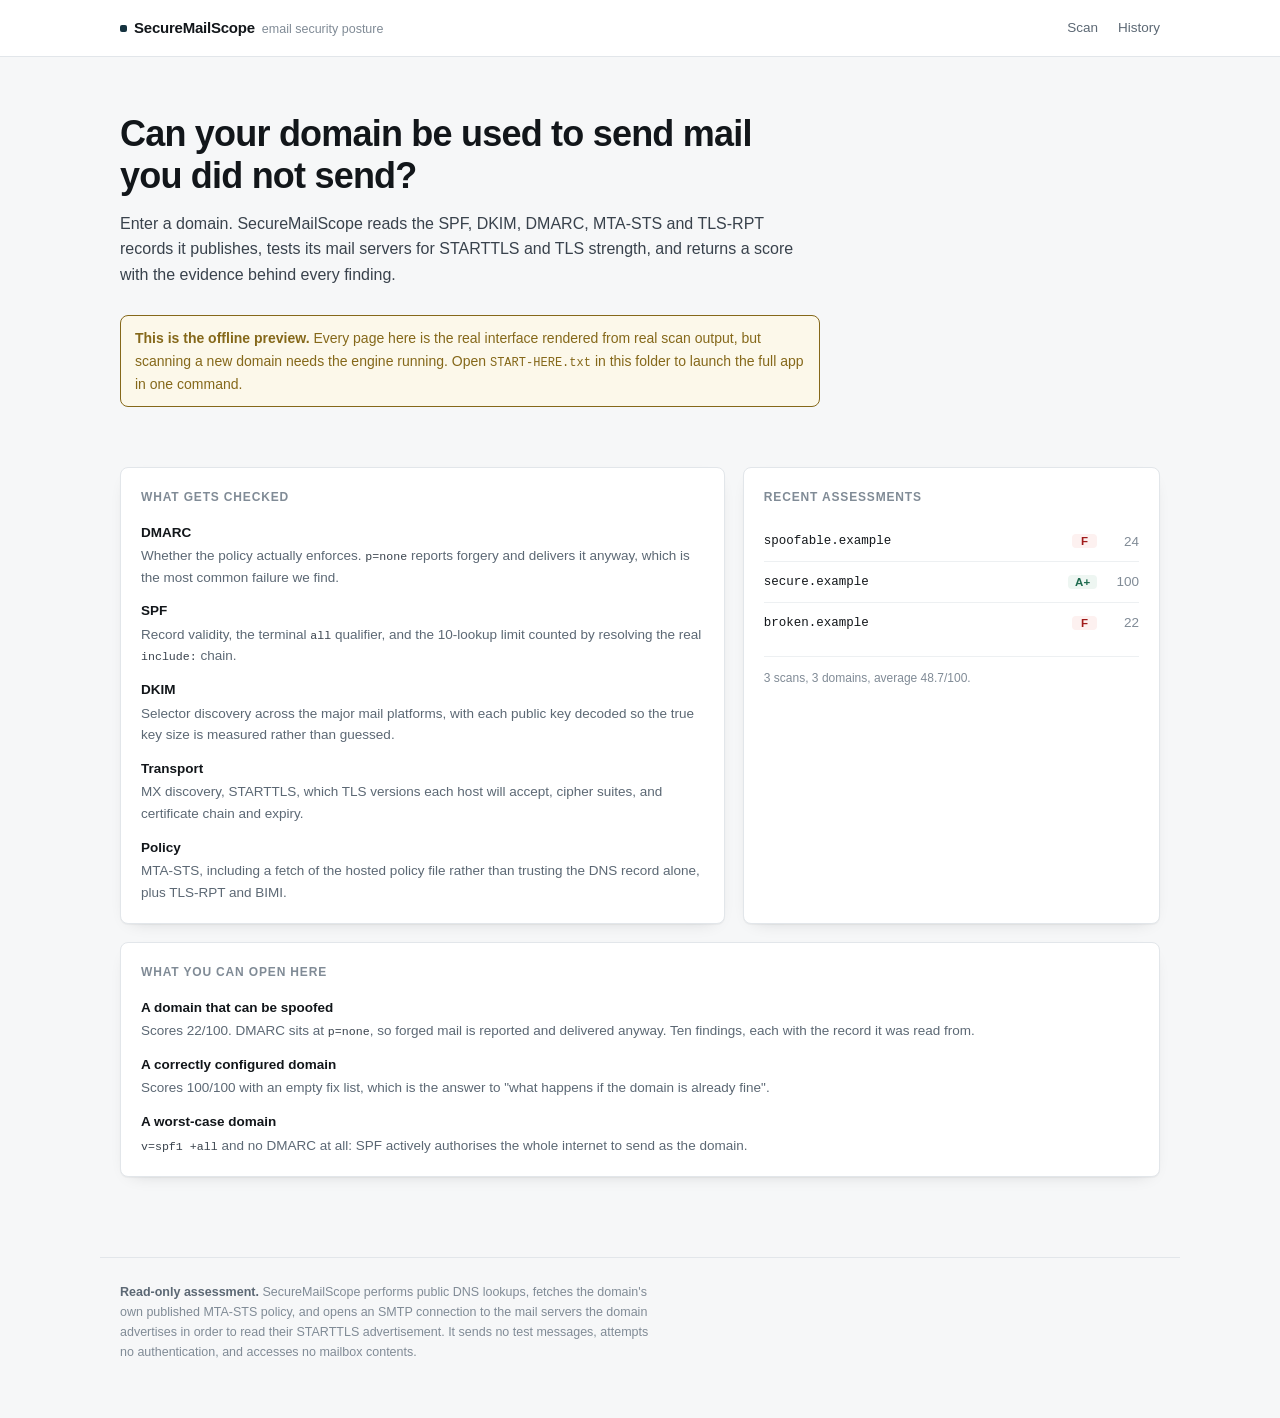
<file: securemailscope 2/preview/index.html>
<!DOCTYPE html>
<html lang="en">
<head>
  <meta charset="utf-8">
  <meta name="viewport" content="width=device-width, initial-scale=1">
  <title>SecureMailScope</title>
  <meta name="description" content="Passive email security posture assessment: SPF, DKIM, DMARC, MTA-STS and transport security for any domain.">
  <style>
/* SecureMailScope interface.
 *
 * Design brief: a tool a security lead would trust. Evidence is the texture —
 * DNS records are shown in monospace as they were read off the wire, severity
 * is carried by small typographic labels rather than large blocks of colour,
 * and nothing is decorated that is not also information.
 */

:root {
  --ink:        #12161a;
  --ink-2:      #39424c;
  --ink-3:      #5c6874;
  --muted:      #808b96;
  --line:       #e2e6ea;
  --line-soft:  #edf0f2;
  --bg:         #f6f7f8;
  --surface:    #ffffff;
  --surface-2:  #fafbfb;

  --brand:      #14323f;   /* deep petrol, used sparingly */
  --brand-ink:  #0d2530;

  --crit:       #a01b1b;
  --high:       #a8511f;
  --med:        #85681a;
  --low:        #3f6285;
  --good:       #1f6b4f;

  --crit-bg:    #fdf1f0;
  --high-bg:    #fdf4ee;
  --med-bg:     #fcf8ea;
  --low-bg:     #f1f5f9;
  --good-bg:    #eef6f2;

  --radius:     8px;
  --radius-sm:  5px;
  --shadow:     0 1px 1px rgba(18,22,26,.04), 0 6px 18px -12px rgba(18,22,26,.24);

  --sans: -apple-system, BlinkMacSystemFont, "Segoe UI", Inter, Roboto, "Helvetica Neue", Arial, sans-serif;
  --mono: ui-monospace, SFMono-Regular, "SF Mono", Menlo, Consolas, "Liberation Mono", monospace;
}

@media (prefers-color-scheme: dark) {
  :root {
    --ink:       #eef1f4;
    --ink-2:     #c3cbd3;
    --ink-3:     #98a3ad;
    --muted:     #7b858f;
    --line:      #2b3239;
    --line-soft: #232a30;
    --bg:        #121619;
    --surface:   #181d21;
    --surface-2: #1c2226;

    --brand:     #7fb3c4;
    --brand-ink: #a8ccd8;

    --crit:      #e88a85;
    --high:      #dda071;
    --med:       #ccb46a;
    --low:       #93b4d1;
    --good:      #7cc4a2;

    --crit-bg:   #2a1c1c;
    --high-bg:   #2a2119;
    --med-bg:    #27231a;
    --low-bg:    #1c242c;
    --good-bg:   #182722;

    --shadow:    0 1px 1px rgba(0,0,0,.3), 0 6px 20px -14px rgba(0,0,0,.8);
  }
}

* { box-sizing: border-box; }

html { -webkit-text-size-adjust: 100%; }

body {
  margin: 0;
  background: var(--bg);
  color: var(--ink);
  font: 15px/1.6 var(--sans);
  -webkit-font-smoothing: antialiased;
  font-feature-settings: "tnum" 1;
}

a { color: var(--brand); text-underline-offset: 2px; }
@media (prefers-color-scheme: dark) { a { color: var(--brand-ink); } }

code, kbd, samp, .mono { font-family: var(--mono); font-size: .86em; }

main { max-width: 1080px; margin: 0 auto; padding: 0 20px 80px; }

/* ---------------------------------------------------------------- masthead */

.masthead {
  border-bottom: 1px solid var(--line);
  background: var(--surface);
}
.masthead-inner {
  max-width: 1080px; margin: 0 auto; padding: 0 20px;
  display: flex; align-items: center; justify-content: space-between;
  gap: 20px; height: 56px;
}
.wordmark {
  display: inline-flex; align-items: baseline; gap: 7px;
  text-decoration: none; color: var(--ink); font-weight: 640;
  letter-spacing: -.015em; font-size: 15px;
}
.wordmark .dot {
  width: 7px; height: 7px; border-radius: 2px; background: var(--brand);
  align-self: center;
}
.wordmark .sub {
  font-weight: 400; color: var(--muted); font-size: 12.5px; letter-spacing: 0;
}
.masthead nav { display: flex; gap: 20px; font-size: 13.5px; }
.masthead nav a { color: var(--ink-3); text-decoration: none; }
.masthead nav a:hover { color: var(--ink); }

.colophon {
  max-width: 1080px; margin: 0 auto; padding: 24px 20px 56px;
  border-top: 1px solid var(--line); color: var(--muted); font-size: 12.5px;
}
.colophon p { margin: 0; max-width: 78ch; }
.colophon strong { color: var(--ink-3); font-weight: 600; }

/* ---------------------------------------------------------------- start page */

.start { padding: 56px 0 40px; max-width: 700px; }
.start h1 {
  font-size: clamp(26px, 4.2vw, 36px); line-height: 1.16; letter-spacing: -.022em;
  margin: 0 0 14px; font-weight: 660;
}
.start .lede { font-size: 16px; color: var(--ink-2); margin: 0 0 28px; }

.scan-form { display: flex; gap: 8px; flex-wrap: wrap; }
.scan-form input {
  flex: 1 1 300px; min-width: 0;
  padding: 12px 14px; font: 15px var(--mono);
  background: var(--surface); color: var(--ink);
  border: 1px solid var(--line); border-radius: var(--radius);
}
.scan-form input::placeholder { color: var(--muted); font-family: var(--mono); }
.scan-form input:focus-visible {
  outline: 2px solid var(--brand); outline-offset: 1px; border-color: transparent;
}

button, .btn {
  padding: 12px 18px; font: 600 14px var(--sans);
  background: var(--brand); color: #fff;
  border: 1px solid transparent; border-radius: var(--radius);
  cursor: pointer; text-decoration: none; white-space: nowrap;
  display: inline-flex; align-items: center; gap: 7px;
}
button:hover, .btn:hover { background: var(--brand-ink); }
@media (prefers-color-scheme: dark) {
  button, .btn { color: #0d1114; }
  button:hover, .btn:hover { filter: brightness(1.1); }
}
.btn-ghost {
  background: transparent; color: var(--ink); border-color: var(--line);
}
.btn-ghost:hover { background: var(--surface-2); color: var(--ink); }
@media (prefers-color-scheme: dark) { .btn-ghost { color: var(--ink); } }

.form-note { margin-top: 12px; font-size: 13px; color: var(--muted); }

.alert {
  margin-bottom: 20px; padding: 11px 14px; border-radius: var(--radius);
  background: var(--crit-bg); border: 1px solid var(--crit); color: var(--crit);
  font-size: 14px;
}

.sr-only {
  position: absolute; width: 1px; height: 1px; padding: 0; margin: -1px;
  overflow: hidden; clip: rect(0 0 0 0); white-space: nowrap; border: 0;
}

/* ---------------------------------------------------------------- panels */

.panels { display: grid; grid-template-columns: 1.45fr 1fr; gap: 18px; }
@media (max-width: 800px) { .panels { grid-template-columns: 1fr; } }

.panel {
  background: var(--surface); border: 1px solid var(--line);
  border-radius: var(--radius); padding: 20px; box-shadow: var(--shadow);
}
.panel h2 {
  font-size: 12px; text-transform: uppercase; letter-spacing: .07em;
  color: var(--muted); font-weight: 650; margin: 0 0 14px;
}

.checklist { margin: 0; font-size: 13.5px; }
.checklist dt { font-weight: 640; margin-top: 12px; color: var(--ink); }
.checklist dt:first-of-type { margin-top: 0; }
.checklist dd { margin: 2px 0 0; color: var(--ink-3); }
.checklist code { color: var(--ink-2); }

.recent { list-style: none; margin: 0; padding: 0; }
.recent li + li { border-top: 1px solid var(--line-soft); }
.recent a {
  display: grid; grid-template-columns: 1fr auto auto; align-items: center;
  gap: 12px; padding: 9px 0; text-decoration: none; color: var(--ink);
  font-size: 13.5px;
}
.recent a:hover .rdomain { color: var(--brand); }
.rdomain { font-family: var(--mono); font-size: 12.5px; overflow: hidden; text-overflow: ellipsis; }
.rscore { color: var(--muted); font-variant-numeric: tabular-nums; min-width: 2.2em; text-align: right; }

.empty { color: var(--muted); font-size: 13.5px; margin: 0; }

/* ---------------------------------------------------------------- grade chip */

.grade {
  display: inline-block; min-width: 2.2em; padding: 1px 7px; border-radius: 4px;
  font: 700 11.5px var(--sans); text-align: center; letter-spacing: .01em;
}
.grade-a { background: var(--good-bg); color: var(--good); }
.grade-b { background: var(--good-bg); color: var(--good); }
.grade-c { background: var(--med-bg);  color: var(--med); }
.grade-d { background: var(--high-bg); color: var(--high); }
.grade-f { background: var(--crit-bg); color: var(--crit); }
.grade-n { background: var(--line-soft); color: var(--muted); }

/* ---------------------------------------------------------------- progress */

.scanning { padding: 64px 0; max-width: 640px; }
.scanning h1 {
  font-size: 22px; font-weight: 640; letter-spacing: -.015em; margin: 0 0 4px;
}
.scanning .target { font-family: var(--mono); font-size: 15px; color: var(--brand); }

.track {
  height: 3px; background: var(--line); border-radius: 2px;
  overflow: hidden; margin: 26px 0 14px;
}
.track-fill {
  height: 100%; background: var(--brand); border-radius: 2px;
  transition: width .45s cubic-bezier(.4,0,.2,1);
}
.step { font-size: 14px; color: var(--ink-2); margin: 0 0 22px; }
.step::after {
  content: ""; display: inline-block; width: 1ch;
  animation: tick 1.2s steps(4, jump-none) infinite;
}
@keyframes tick { 0% { content: ""; } 25% { content: "."; } 50% { content: ".."; } 75% { content: "..."; } }

.steplog { list-style: none; margin: 0; padding: 0; font-size: 13px; }
.steplog li {
  padding: 4px 0 4px 20px; color: var(--muted); position: relative;
  font-family: var(--mono); font-size: 12px;
}
.steplog li::before {
  content: "✓"; position: absolute; left: 2px; color: var(--good); font-family: var(--sans);
}
.steplog li:last-child { color: var(--ink-2); }
.steplog li:last-child::before { content: "→"; color: var(--brand); }

/* ---------------------------------------------------------------- result header */

.result-bar {
  display: flex; align-items: flex-end; justify-content: space-between;
  gap: 20px; flex-wrap: wrap; padding: 32px 0 20px;
}
.result-bar h1 {
  font: 600 27px/1.2 var(--mono); letter-spacing: -.02em; margin: 0 0 5px;
  word-break: break-all;
}
.result-meta { font-size: 12.5px; color: var(--muted); margin: 0; }
.result-meta .tag {
  display: inline-block; padding: 1px 6px; border-radius: 3px;
  background: var(--line-soft); color: var(--ink-3); font-size: 11px;
}
.result-actions { display: flex; gap: 8px; }

/* ---------------------------------------------------------------- verdicts */

.verdicts {
  display: grid; grid-template-columns: 1fr 1fr 244px; gap: 0;
  background: var(--surface); border: 1px solid var(--line);
  border-radius: var(--radius); box-shadow: var(--shadow); overflow: hidden;
  margin-bottom: 18px;
}
@media (max-width: 860px) {
  .verdicts { grid-template-columns: 1fr; }
  .verdict + .verdict, .score-cell { border-top: 1px solid var(--line); border-left: 0 !important; }
}

.verdict { padding: 20px; }
.verdict + .verdict { border-left: 1px solid var(--line); }
.verdict .q {
  font-size: 12.5px; color: var(--muted); margin: 0 0 8px; line-height: 1.4;
}
.verdict .a {
  font: 650 26px/1.1 var(--sans); letter-spacing: -.02em; margin: 0 0 8px;
  display: flex; align-items: center; gap: 9px;
}
.verdict .a::before {
  content: ""; width: 9px; height: 9px; border-radius: 50%; flex: 0 0 auto;
}
.verdict .because { font-size: 13px; color: var(--ink-2); margin: 0; }

.v-bad  .a { color: var(--crit); }  .v-bad  .a::before { background: var(--crit); }
.v-warn .a { color: var(--high); }  .v-warn .a::before { background: var(--high); }
.v-good .a { color: var(--good); }  .v-good .a::before { background: var(--good); }
.v-unknown .a { color: var(--muted); } .v-unknown .a::before { background: var(--muted); }

.score-cell {
  border-left: 1px solid var(--line); padding: 18px;
  display: flex; align-items: center; gap: 16px; background: var(--surface-2);
}
.dial { width: 88px; height: 88px; flex: 0 0 auto; transform: rotate(-90deg); }
.dial-track { fill: none; stroke: var(--line); stroke-width: 7; }
.dial-value {
  fill: none; stroke-width: 7; stroke-linecap: round; stroke: var(--brand);
  transition: stroke-dashoffset 1s cubic-bezier(.4,0,.2,1);
}
.dial-a, .dial-b { stroke: var(--good); }
.dial-c { stroke: var(--med); }
.dial-d { stroke: var(--high); }
.dial-f { stroke: var(--crit); }
.dial-n { stroke: var(--muted); }
.dial text {
  transform: rotate(90deg); transform-origin: 44px 44px;
  font-family: var(--sans); fill: var(--ink);
}
.dial .num { font-size: 24px; font-weight: 660; dominant-baseline: middle; }
.score-side .label {
  font-size: 11px; text-transform: uppercase; letter-spacing: .07em;
  color: var(--muted); margin: 0 0 5px; font-weight: 650;
}
.score-side .grade { font-size: 13px; padding: 2px 9px; }
.score-side .risk { font-size: 12.5px; color: var(--ink-3); margin: 6px 0 0; }

/* ---------------------------------------------------------------- layout split */

.split { display: grid; grid-template-columns: 1fr 296px; gap: 18px; align-items: start; }
@media (max-width: 900px) { .split { grid-template-columns: 1fr; } }

.block {
  background: var(--surface); border: 1px solid var(--line);
  border-radius: var(--radius); box-shadow: var(--shadow); margin-bottom: 18px;
}
.block-head {
  display: flex; align-items: baseline; justify-content: space-between;
  gap: 12px; padding: 15px 20px; border-bottom: 1px solid var(--line-soft);
}
.block-head h2 {
  font-size: 12px; text-transform: uppercase; letter-spacing: .07em;
  color: var(--muted); font-weight: 650; margin: 0;
}
.block-head .aside { font-size: 12px; color: var(--muted); }
.block-body { padding: 18px 20px; }

/* ---------------------------------------------------------------- narrative */

.narrative p { margin: 0 0 12px; color: var(--ink-2); max-width: 74ch; font-size: 14.5px; }
.narrative p:last-child { margin-bottom: 0; }
.narrative h3 {
  font-size: 13px; font-weight: 640; margin: 20px 0 8px; color: var(--ink);
}
.scenarios { margin: 0; padding: 0; list-style: none; }
.scenarios li {
  position: relative; padding-left: 18px; margin-bottom: 10px;
  color: var(--ink-2); font-size: 14px; max-width: 74ch;
}
.scenarios li::before {
  content: ""; position: absolute; left: 0; top: .62em;
  width: 6px; height: 6px; border-radius: 50%; background: var(--high);
}
.source-chip {
  font-size: 11px; padding: 2px 7px; border-radius: 3px;
  background: var(--line-soft); color: var(--ink-3); white-space: nowrap;
}

/* ---------------------------------------------------------------- findings */

.finding {
  border-bottom: 1px solid var(--line-soft); padding: 16px 20px;
}
.finding:last-child { border-bottom: 0; }
.finding-head {
  display: flex; align-items: baseline; gap: 10px; flex-wrap: wrap; margin-bottom: 6px;
}
.finding-head h3 {
  font-size: 14.5px; font-weight: 620; margin: 0; flex: 1 1 260px;
  letter-spacing: -.008em; line-height: 1.35;
}
.finding p { margin: 0 0 9px; color: var(--ink-2); font-size: 13.5px; max-width: 78ch; }

.sev {
  font: 700 10px var(--sans); text-transform: uppercase; letter-spacing: .06em;
  padding: 2px 6px; border-radius: 3px; flex: 0 0 auto;
}
.sev-critical { background: var(--crit-bg); color: var(--crit); }
.sev-high     { background: var(--high-bg); color: var(--high); }
.sev-medium   { background: var(--med-bg);  color: var(--med); }
.sev-low      { background: var(--low-bg);  color: var(--low); }
.sev-info     { background: var(--line-soft); color: var(--muted); }

.finding-check {
  font: 500 11px var(--mono); color: var(--muted); flex: 0 0 auto;
}

.fix {
  font-size: 13.5px; color: var(--ink-2); padding: 9px 12px;
  background: var(--surface-2); border-left: 2px solid var(--good);
  border-radius: 0 var(--radius-sm) var(--radius-sm) 0; margin: 0 0 8px;
}
.fix b { color: var(--good); font-weight: 640; }

.evidence-toggle {
  font: 500 12px var(--sans); color: var(--ink-3); cursor: pointer;
  list-style: none; display: inline-flex; align-items: center; gap: 5px;
  padding: 2px 0; user-select: none;
}
.evidence-toggle::-webkit-details-marker { display: none; }
.evidence-toggle::before { content: "▸"; font-size: 9px; color: var(--muted); }
details[open] > .evidence-toggle::before { content: "▾"; }
.evidence-toggle:hover { color: var(--ink); }

.evidence {
  margin: 8px 0 0; padding: 11px 13px; background: var(--surface-2);
  border: 1px solid var(--line-soft); border-radius: var(--radius-sm);
  font-family: var(--mono); font-size: 11.5px; line-height: 1.55;
  display: grid; grid-template-columns: auto 1fr; gap: 3px 14px;
}
.evidence dt { color: var(--muted); white-space: nowrap; }
.evidence dd { margin: 0; color: var(--ink-2); word-break: break-all; }

.ref { font-size: 11.5px; color: var(--muted); margin: 0; }

.clean {
  padding: 18px 20px; background: var(--good-bg); color: var(--good);
  font-size: 14px; border-radius: var(--radius); margin: 0;
}

/* ---------------------------------------------------------------- lists */

.plain-list { list-style: none; margin: 0; padding: 0; }
.plain-list li {
  display: grid; grid-template-columns: 16px 1fr; gap: 8px;
  padding: 9px 20px; font-size: 13px; color: var(--ink-2);
  border-bottom: 1px solid var(--line-soft);
}
.plain-list li:last-child { border-bottom: 0; }
.plain-list .mark { color: var(--good); font-size: 12px; line-height: 1.5; }
.plain-list.dim li { color: var(--muted); }
.plain-list.dim .mark { color: var(--muted); }
.plain-list b { color: var(--ink); font-weight: 620; }
.plain-list.dim b { color: var(--ink-3); }

/* ---------------------------------------------------------------- sidebar */

.side { position: sticky; top: 18px; }
.meter-row { margin-bottom: 14px; }
.meter-row:last-child { margin-bottom: 0; }
.meter-label {
  display: flex; justify-content: space-between; align-items: baseline;
  font-size: 12.5px; margin-bottom: 5px;
}
.meter-label span:last-child {
  color: var(--muted); font-variant-numeric: tabular-nums; font-size: 11.5px;
}
.meter { height: 4px; background: var(--line); border-radius: 2px; overflow: hidden; }
.meter i { display: block; height: 100%; border-radius: 2px; background: var(--brand); }
.meter .m-good { background: var(--good); }
.meter .m-fair { background: var(--med); }
.meter .m-poor { background: var(--high); }
.meter .m-bad  { background: var(--crit); }

.excluded {
  font-size: 12px; color: var(--muted); margin: 14px 0 0;
  padding-top: 12px; border-top: 1px solid var(--line-soft);
}
.excluded code { color: var(--ink-3); }

.history-chips { display: flex; flex-direction: column; gap: 6px; }
.history-chips a {
  display: flex; align-items: center; justify-content: space-between; gap: 8px;
  padding: 7px 10px; border: 1px solid var(--line); border-radius: var(--radius-sm);
  text-decoration: none; color: var(--ink-2); font-size: 12px;
}
.history-chips a:hover { border-color: var(--brand); }
.history-chips .when { font-family: var(--mono); font-size: 11px; color: var(--muted); }

.scope-note {
  font-size: 12.5px; color: var(--ink-3); line-height: 1.55;
}
.scope-note p { margin: 0 0 9px; }
.scope-note p:last-child { margin-bottom: 0; }
.scope-note b { color: var(--ink-2); font-weight: 620; }

/* ---------------------------------------------------------------- history page */

.page-head { padding: 32px 0 20px; }
.page-head h1 { font-size: 24px; font-weight: 640; letter-spacing: -.018em; margin: 0 0 5px; }
.page-head p { margin: 0; color: var(--muted); font-size: 13.5px; }

.records { width: 100%; border-collapse: collapse; font-size: 13.5px; }
.records th {
  text-align: left; font-size: 11px; text-transform: uppercase; letter-spacing: .06em;
  color: var(--muted); font-weight: 650; padding: 0 12px 9px 0;
  border-bottom: 1px solid var(--line);
}
.records td { padding: 11px 12px 11px 0; border-bottom: 1px solid var(--line-soft); }
.records tr:last-child td { border-bottom: 0; }
.records a { font-family: var(--mono); font-size: 12.5px; text-decoration: none; }
.records a:hover { text-decoration: underline; }
.records .num { font-variant-numeric: tabular-nums; }
.records .quiet { color: var(--muted); font-size: 12px; }

/* inline record fragments quoted by the engine */
.finding code, .narrative code, .verdict code, .plain-list code {
  background: var(--surface-2); border: 1px solid var(--line-soft);
  border-radius: 3px; padding: 0 4px; color: var(--ink);
  font-size: .85em; white-space: nowrap;
}
.fix code { background: var(--surface); }

</style>
  <link rel="icon" href="data:image/svg+xml,<svg xmlns='http://www.w3.org/2000/svg' viewBox='0 0 16 16'><rect width='16' height='16' rx='3' fill='%2314323f'/><path d='M3.5 5.5h9v5.5h-9z' fill='none' stroke='white' stroke-width='1.2'/><path d='M3.5 5.5 8 9l4.5-3.5' fill='none' stroke='white' stroke-width='1.2'/></svg>">
</head>
<body>
  <header class="masthead">
    <div class="masthead-inner">
      <a class="wordmark" href="index.html">
        <span class="dot" aria-hidden="true"></span>
        SecureMailScope
        <span class="sub">email security posture</span>
      </a>
      <nav>
        <a href="index.html">Scan</a>
        <a href="history.html">History</a>
        
      </nav>
    </div>
  </header>

  <main>
    

<section class="start">
  <h1>Can your domain be used to send mail you did not send?</h1>
  <p class="lede">
    Enter a domain. SecureMailScope reads the SPF, DKIM, DMARC, MTA-STS and TLS-RPT
    records it publishes, tests its mail servers for STARTTLS and TLS strength, and
    returns a score with the evidence behind every finding.
  </p>

  

  
<div class="alert" style="background:var(--med-bg);border-color:var(--med);color:var(--med)">
  <strong>This is the offline preview.</strong>
  Every page here is the real interface rendered from real scan output, but scanning a new
  domain needs the engine running. Open <code>START-HERE.txt</code> in this folder to
  launch the full app in one command.
</div>

</section>

<section class="panels">
  <div class="panel">
    <h2>What gets checked</h2>
    <dl class="checklist">
      <dt>DMARC</dt>
      <dd>Whether the policy actually enforces. <code>p=none</code> reports forgery and
          delivers it anyway, which is the most common failure we find.</dd>

      <dt>SPF</dt>
      <dd>Record validity, the terminal <code>all</code> qualifier, and the 10-lookup
          limit counted by resolving the real <code>include:</code> chain.</dd>

      <dt>DKIM</dt>
      <dd>Selector discovery across the major mail platforms, with each public key
          decoded so the true key size is measured rather than guessed.</dd>

      <dt>Transport</dt>
      <dd>MX discovery, STARTTLS, which TLS versions each host will accept, cipher
          suites, and certificate chain and expiry.</dd>

      <dt>Policy</dt>
      <dd>MTA-STS, including a fetch of the hosted policy file rather than trusting the
          DNS record alone, plus TLS-RPT and BIMI.</dd>
    </dl>
  </div>

  <div class="panel">
    <h2>Recent assessments</h2>
    
    <ul class="recent">
      
      <li>
        <a href="scan-29607807672a.html">
          <span class="rdomain">spoofable.example</span>
          <span class="grade grade-f">F</span>
          <span class="rscore">24</span>
        </a>
      </li>
      
      <li>
        <a href="scan-639f4e6f9cfa.html">
          <span class="rdomain">secure.example</span>
          <span class="grade grade-a">A+</span>
          <span class="rscore">100</span>
        </a>
      </li>
      
      <li>
        <a href="scan-c69c738bf866.html">
          <span class="rdomain">broken.example</span>
          <span class="grade grade-f">F</span>
          <span class="rscore">22</span>
        </a>
      </li>
      
    </ul>
    
    <p class="excluded">
      3 scans,
      3 domains,
      average 48.7/100.
    </p>
    
    
  </div>
</section>


  
<section class="panel" style="margin-top:18px">
  <h2>What you can open here</h2>
  <dl class="checklist">
    <dt>A domain that can be spoofed</dt>
    <dd>Scores 22/100. DMARC sits at <code>p=none</code>, so forged mail is reported and
        delivered anyway. Ten findings, each with the record it was read from.</dd>
    <dt>A correctly configured domain</dt>
    <dd>Scores 100/100 with an empty fix list, which is the answer to "what happens if the
        domain is already fine".</dd>
    <dt>A worst-case domain</dt>
    <dd><code>v=spf1 +all</code> and no DMARC at all: SPF actively authorises the whole
        internet to send as the domain.</dd>
  </dl>
</section>
</main>

  <footer class="colophon">
    <p>
      <strong>Read-only assessment.</strong>
      SecureMailScope performs public DNS lookups, fetches the domain's own published
      MTA-STS policy, and opens an SMTP connection to the mail servers the domain
      advertises in order to read their STARTTLS advertisement. It sends no test
      messages, attempts no authentication, and accesses no mailbox contents.
    </p>
  </footer>
</body>
</html>
</file>
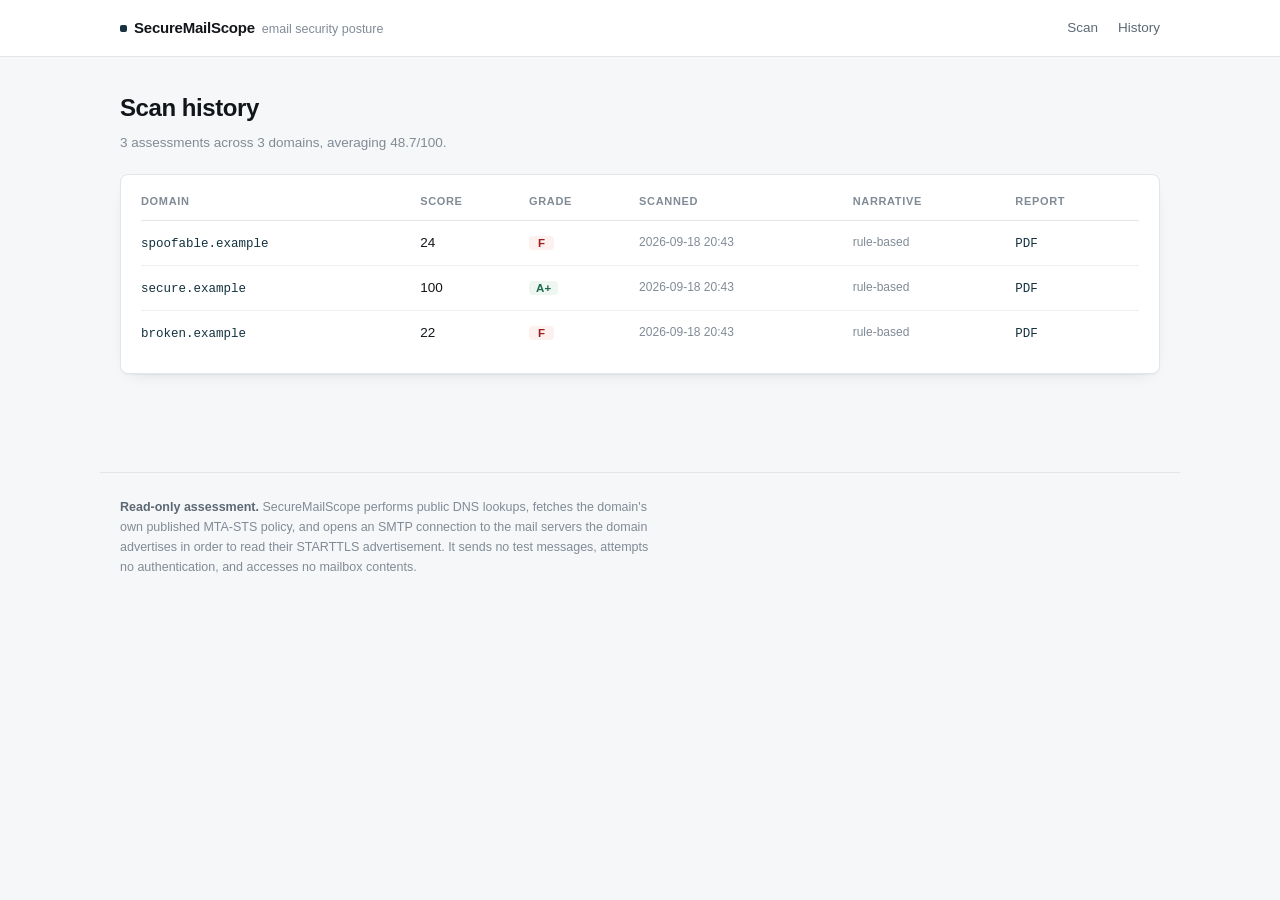
<file: securemailscope 2/preview/history.html>
<!DOCTYPE html>
<html lang="en">
<head>
  <meta charset="utf-8">
  <meta name="viewport" content="width=device-width, initial-scale=1">
  <title>Scan history — SecureMailScope</title>
  <meta name="description" content="Passive email security posture assessment: SPF, DKIM, DMARC, MTA-STS and transport security for any domain.">
  <style>
/* SecureMailScope interface.
 *
 * Design brief: a tool a security lead would trust. Evidence is the texture —
 * DNS records are shown in monospace as they were read off the wire, severity
 * is carried by small typographic labels rather than large blocks of colour,
 * and nothing is decorated that is not also information.
 */

:root {
  --ink:        #12161a;
  --ink-2:      #39424c;
  --ink-3:      #5c6874;
  --muted:      #808b96;
  --line:       #e2e6ea;
  --line-soft:  #edf0f2;
  --bg:         #f6f7f8;
  --surface:    #ffffff;
  --surface-2:  #fafbfb;

  --brand:      #14323f;   /* deep petrol, used sparingly */
  --brand-ink:  #0d2530;

  --crit:       #a01b1b;
  --high:       #a8511f;
  --med:        #85681a;
  --low:        #3f6285;
  --good:       #1f6b4f;

  --crit-bg:    #fdf1f0;
  --high-bg:    #fdf4ee;
  --med-bg:     #fcf8ea;
  --low-bg:     #f1f5f9;
  --good-bg:    #eef6f2;

  --radius:     8px;
  --radius-sm:  5px;
  --shadow:     0 1px 1px rgba(18,22,26,.04), 0 6px 18px -12px rgba(18,22,26,.24);

  --sans: -apple-system, BlinkMacSystemFont, "Segoe UI", Inter, Roboto, "Helvetica Neue", Arial, sans-serif;
  --mono: ui-monospace, SFMono-Regular, "SF Mono", Menlo, Consolas, "Liberation Mono", monospace;
}

@media (prefers-color-scheme: dark) {
  :root {
    --ink:       #eef1f4;
    --ink-2:     #c3cbd3;
    --ink-3:     #98a3ad;
    --muted:     #7b858f;
    --line:      #2b3239;
    --line-soft: #232a30;
    --bg:        #121619;
    --surface:   #181d21;
    --surface-2: #1c2226;

    --brand:     #7fb3c4;
    --brand-ink: #a8ccd8;

    --crit:      #e88a85;
    --high:      #dda071;
    --med:       #ccb46a;
    --low:       #93b4d1;
    --good:      #7cc4a2;

    --crit-bg:   #2a1c1c;
    --high-bg:   #2a2119;
    --med-bg:    #27231a;
    --low-bg:    #1c242c;
    --good-bg:   #182722;

    --shadow:    0 1px 1px rgba(0,0,0,.3), 0 6px 20px -14px rgba(0,0,0,.8);
  }
}

* { box-sizing: border-box; }

html { -webkit-text-size-adjust: 100%; }

body {
  margin: 0;
  background: var(--bg);
  color: var(--ink);
  font: 15px/1.6 var(--sans);
  -webkit-font-smoothing: antialiased;
  font-feature-settings: "tnum" 1;
}

a { color: var(--brand); text-underline-offset: 2px; }
@media (prefers-color-scheme: dark) { a { color: var(--brand-ink); } }

code, kbd, samp, .mono { font-family: var(--mono); font-size: .86em; }

main { max-width: 1080px; margin: 0 auto; padding: 0 20px 80px; }

/* ---------------------------------------------------------------- masthead */

.masthead {
  border-bottom: 1px solid var(--line);
  background: var(--surface);
}
.masthead-inner {
  max-width: 1080px; margin: 0 auto; padding: 0 20px;
  display: flex; align-items: center; justify-content: space-between;
  gap: 20px; height: 56px;
}
.wordmark {
  display: inline-flex; align-items: baseline; gap: 7px;
  text-decoration: none; color: var(--ink); font-weight: 640;
  letter-spacing: -.015em; font-size: 15px;
}
.wordmark .dot {
  width: 7px; height: 7px; border-radius: 2px; background: var(--brand);
  align-self: center;
}
.wordmark .sub {
  font-weight: 400; color: var(--muted); font-size: 12.5px; letter-spacing: 0;
}
.masthead nav { display: flex; gap: 20px; font-size: 13.5px; }
.masthead nav a { color: var(--ink-3); text-decoration: none; }
.masthead nav a:hover { color: var(--ink); }

.colophon {
  max-width: 1080px; margin: 0 auto; padding: 24px 20px 56px;
  border-top: 1px solid var(--line); color: var(--muted); font-size: 12.5px;
}
.colophon p { margin: 0; max-width: 78ch; }
.colophon strong { color: var(--ink-3); font-weight: 600; }

/* ---------------------------------------------------------------- start page */

.start { padding: 56px 0 40px; max-width: 700px; }
.start h1 {
  font-size: clamp(26px, 4.2vw, 36px); line-height: 1.16; letter-spacing: -.022em;
  margin: 0 0 14px; font-weight: 660;
}
.start .lede { font-size: 16px; color: var(--ink-2); margin: 0 0 28px; }

.scan-form { display: flex; gap: 8px; flex-wrap: wrap; }
.scan-form input {
  flex: 1 1 300px; min-width: 0;
  padding: 12px 14px; font: 15px var(--mono);
  background: var(--surface); color: var(--ink);
  border: 1px solid var(--line); border-radius: var(--radius);
}
.scan-form input::placeholder { color: var(--muted); font-family: var(--mono); }
.scan-form input:focus-visible {
  outline: 2px solid var(--brand); outline-offset: 1px; border-color: transparent;
}

button, .btn {
  padding: 12px 18px; font: 600 14px var(--sans);
  background: var(--brand); color: #fff;
  border: 1px solid transparent; border-radius: var(--radius);
  cursor: pointer; text-decoration: none; white-space: nowrap;
  display: inline-flex; align-items: center; gap: 7px;
}
button:hover, .btn:hover { background: var(--brand-ink); }
@media (prefers-color-scheme: dark) {
  button, .btn { color: #0d1114; }
  button:hover, .btn:hover { filter: brightness(1.1); }
}
.btn-ghost {
  background: transparent; color: var(--ink); border-color: var(--line);
}
.btn-ghost:hover { background: var(--surface-2); color: var(--ink); }
@media (prefers-color-scheme: dark) { .btn-ghost { color: var(--ink); } }

.form-note { margin-top: 12px; font-size: 13px; color: var(--muted); }

.alert {
  margin-bottom: 20px; padding: 11px 14px; border-radius: var(--radius);
  background: var(--crit-bg); border: 1px solid var(--crit); color: var(--crit);
  font-size: 14px;
}

.sr-only {
  position: absolute; width: 1px; height: 1px; padding: 0; margin: -1px;
  overflow: hidden; clip: rect(0 0 0 0); white-space: nowrap; border: 0;
}

/* ---------------------------------------------------------------- panels */

.panels { display: grid; grid-template-columns: 1.45fr 1fr; gap: 18px; }
@media (max-width: 800px) { .panels { grid-template-columns: 1fr; } }

.panel {
  background: var(--surface); border: 1px solid var(--line);
  border-radius: var(--radius); padding: 20px; box-shadow: var(--shadow);
}
.panel h2 {
  font-size: 12px; text-transform: uppercase; letter-spacing: .07em;
  color: var(--muted); font-weight: 650; margin: 0 0 14px;
}

.checklist { margin: 0; font-size: 13.5px; }
.checklist dt { font-weight: 640; margin-top: 12px; color: var(--ink); }
.checklist dt:first-of-type { margin-top: 0; }
.checklist dd { margin: 2px 0 0; color: var(--ink-3); }
.checklist code { color: var(--ink-2); }

.recent { list-style: none; margin: 0; padding: 0; }
.recent li + li { border-top: 1px solid var(--line-soft); }
.recent a {
  display: grid; grid-template-columns: 1fr auto auto; align-items: center;
  gap: 12px; padding: 9px 0; text-decoration: none; color: var(--ink);
  font-size: 13.5px;
}
.recent a:hover .rdomain { color: var(--brand); }
.rdomain { font-family: var(--mono); font-size: 12.5px; overflow: hidden; text-overflow: ellipsis; }
.rscore { color: var(--muted); font-variant-numeric: tabular-nums; min-width: 2.2em; text-align: right; }

.empty { color: var(--muted); font-size: 13.5px; margin: 0; }

/* ---------------------------------------------------------------- grade chip */

.grade {
  display: inline-block; min-width: 2.2em; padding: 1px 7px; border-radius: 4px;
  font: 700 11.5px var(--sans); text-align: center; letter-spacing: .01em;
}
.grade-a { background: var(--good-bg); color: var(--good); }
.grade-b { background: var(--good-bg); color: var(--good); }
.grade-c { background: var(--med-bg);  color: var(--med); }
.grade-d { background: var(--high-bg); color: var(--high); }
.grade-f { background: var(--crit-bg); color: var(--crit); }
.grade-n { background: var(--line-soft); color: var(--muted); }

/* ---------------------------------------------------------------- progress */

.scanning { padding: 64px 0; max-width: 640px; }
.scanning h1 {
  font-size: 22px; font-weight: 640; letter-spacing: -.015em; margin: 0 0 4px;
}
.scanning .target { font-family: var(--mono); font-size: 15px; color: var(--brand); }

.track {
  height: 3px; background: var(--line); border-radius: 2px;
  overflow: hidden; margin: 26px 0 14px;
}
.track-fill {
  height: 100%; background: var(--brand); border-radius: 2px;
  transition: width .45s cubic-bezier(.4,0,.2,1);
}
.step { font-size: 14px; color: var(--ink-2); margin: 0 0 22px; }
.step::after {
  content: ""; display: inline-block; width: 1ch;
  animation: tick 1.2s steps(4, jump-none) infinite;
}
@keyframes tick { 0% { content: ""; } 25% { content: "."; } 50% { content: ".."; } 75% { content: "..."; } }

.steplog { list-style: none; margin: 0; padding: 0; font-size: 13px; }
.steplog li {
  padding: 4px 0 4px 20px; color: var(--muted); position: relative;
  font-family: var(--mono); font-size: 12px;
}
.steplog li::before {
  content: "✓"; position: absolute; left: 2px; color: var(--good); font-family: var(--sans);
}
.steplog li:last-child { color: var(--ink-2); }
.steplog li:last-child::before { content: "→"; color: var(--brand); }

/* ---------------------------------------------------------------- result header */

.result-bar {
  display: flex; align-items: flex-end; justify-content: space-between;
  gap: 20px; flex-wrap: wrap; padding: 32px 0 20px;
}
.result-bar h1 {
  font: 600 27px/1.2 var(--mono); letter-spacing: -.02em; margin: 0 0 5px;
  word-break: break-all;
}
.result-meta { font-size: 12.5px; color: var(--muted); margin: 0; }
.result-meta .tag {
  display: inline-block; padding: 1px 6px; border-radius: 3px;
  background: var(--line-soft); color: var(--ink-3); font-size: 11px;
}
.result-actions { display: flex; gap: 8px; }

/* ---------------------------------------------------------------- verdicts */

.verdicts {
  display: grid; grid-template-columns: 1fr 1fr 244px; gap: 0;
  background: var(--surface); border: 1px solid var(--line);
  border-radius: var(--radius); box-shadow: var(--shadow); overflow: hidden;
  margin-bottom: 18px;
}
@media (max-width: 860px) {
  .verdicts { grid-template-columns: 1fr; }
  .verdict + .verdict, .score-cell { border-top: 1px solid var(--line); border-left: 0 !important; }
}

.verdict { padding: 20px; }
.verdict + .verdict { border-left: 1px solid var(--line); }
.verdict .q {
  font-size: 12.5px; color: var(--muted); margin: 0 0 8px; line-height: 1.4;
}
.verdict .a {
  font: 650 26px/1.1 var(--sans); letter-spacing: -.02em; margin: 0 0 8px;
  display: flex; align-items: center; gap: 9px;
}
.verdict .a::before {
  content: ""; width: 9px; height: 9px; border-radius: 50%; flex: 0 0 auto;
}
.verdict .because { font-size: 13px; color: var(--ink-2); margin: 0; }

.v-bad  .a { color: var(--crit); }  .v-bad  .a::before { background: var(--crit); }
.v-warn .a { color: var(--high); }  .v-warn .a::before { background: var(--high); }
.v-good .a { color: var(--good); }  .v-good .a::before { background: var(--good); }
.v-unknown .a { color: var(--muted); } .v-unknown .a::before { background: var(--muted); }

.score-cell {
  border-left: 1px solid var(--line); padding: 18px;
  display: flex; align-items: center; gap: 16px; background: var(--surface-2);
}
.dial { width: 88px; height: 88px; flex: 0 0 auto; transform: rotate(-90deg); }
.dial-track { fill: none; stroke: var(--line); stroke-width: 7; }
.dial-value {
  fill: none; stroke-width: 7; stroke-linecap: round; stroke: var(--brand);
  transition: stroke-dashoffset 1s cubic-bezier(.4,0,.2,1);
}
.dial-a, .dial-b { stroke: var(--good); }
.dial-c { stroke: var(--med); }
.dial-d { stroke: var(--high); }
.dial-f { stroke: var(--crit); }
.dial-n { stroke: var(--muted); }
.dial text {
  transform: rotate(90deg); transform-origin: 44px 44px;
  font-family: var(--sans); fill: var(--ink);
}
.dial .num { font-size: 24px; font-weight: 660; dominant-baseline: middle; }
.score-side .label {
  font-size: 11px; text-transform: uppercase; letter-spacing: .07em;
  color: var(--muted); margin: 0 0 5px; font-weight: 650;
}
.score-side .grade { font-size: 13px; padding: 2px 9px; }
.score-side .risk { font-size: 12.5px; color: var(--ink-3); margin: 6px 0 0; }

/* ---------------------------------------------------------------- layout split */

.split { display: grid; grid-template-columns: 1fr 296px; gap: 18px; align-items: start; }
@media (max-width: 900px) { .split { grid-template-columns: 1fr; } }

.block {
  background: var(--surface); border: 1px solid var(--line);
  border-radius: var(--radius); box-shadow: var(--shadow); margin-bottom: 18px;
}
.block-head {
  display: flex; align-items: baseline; justify-content: space-between;
  gap: 12px; padding: 15px 20px; border-bottom: 1px solid var(--line-soft);
}
.block-head h2 {
  font-size: 12px; text-transform: uppercase; letter-spacing: .07em;
  color: var(--muted); font-weight: 650; margin: 0;
}
.block-head .aside { font-size: 12px; color: var(--muted); }
.block-body { padding: 18px 20px; }

/* ---------------------------------------------------------------- narrative */

.narrative p { margin: 0 0 12px; color: var(--ink-2); max-width: 74ch; font-size: 14.5px; }
.narrative p:last-child { margin-bottom: 0; }
.narrative h3 {
  font-size: 13px; font-weight: 640; margin: 20px 0 8px; color: var(--ink);
}
.scenarios { margin: 0; padding: 0; list-style: none; }
.scenarios li {
  position: relative; padding-left: 18px; margin-bottom: 10px;
  color: var(--ink-2); font-size: 14px; max-width: 74ch;
}
.scenarios li::before {
  content: ""; position: absolute; left: 0; top: .62em;
  width: 6px; height: 6px; border-radius: 50%; background: var(--high);
}
.source-chip {
  font-size: 11px; padding: 2px 7px; border-radius: 3px;
  background: var(--line-soft); color: var(--ink-3); white-space: nowrap;
}

/* ---------------------------------------------------------------- findings */

.finding {
  border-bottom: 1px solid var(--line-soft); padding: 16px 20px;
}
.finding:last-child { border-bottom: 0; }
.finding-head {
  display: flex; align-items: baseline; gap: 10px; flex-wrap: wrap; margin-bottom: 6px;
}
.finding-head h3 {
  font-size: 14.5px; font-weight: 620; margin: 0; flex: 1 1 260px;
  letter-spacing: -.008em; line-height: 1.35;
}
.finding p { margin: 0 0 9px; color: var(--ink-2); font-size: 13.5px; max-width: 78ch; }

.sev {
  font: 700 10px var(--sans); text-transform: uppercase; letter-spacing: .06em;
  padding: 2px 6px; border-radius: 3px; flex: 0 0 auto;
}
.sev-critical { background: var(--crit-bg); color: var(--crit); }
.sev-high     { background: var(--high-bg); color: var(--high); }
.sev-medium   { background: var(--med-bg);  color: var(--med); }
.sev-low      { background: var(--low-bg);  color: var(--low); }
.sev-info     { background: var(--line-soft); color: var(--muted); }

.finding-check {
  font: 500 11px var(--mono); color: var(--muted); flex: 0 0 auto;
}

.fix {
  font-size: 13.5px; color: var(--ink-2); padding: 9px 12px;
  background: var(--surface-2); border-left: 2px solid var(--good);
  border-radius: 0 var(--radius-sm) var(--radius-sm) 0; margin: 0 0 8px;
}
.fix b { color: var(--good); font-weight: 640; }

.evidence-toggle {
  font: 500 12px var(--sans); color: var(--ink-3); cursor: pointer;
  list-style: none; display: inline-flex; align-items: center; gap: 5px;
  padding: 2px 0; user-select: none;
}
.evidence-toggle::-webkit-details-marker { display: none; }
.evidence-toggle::before { content: "▸"; font-size: 9px; color: var(--muted); }
details[open] > .evidence-toggle::before { content: "▾"; }
.evidence-toggle:hover { color: var(--ink); }

.evidence {
  margin: 8px 0 0; padding: 11px 13px; background: var(--surface-2);
  border: 1px solid var(--line-soft); border-radius: var(--radius-sm);
  font-family: var(--mono); font-size: 11.5px; line-height: 1.55;
  display: grid; grid-template-columns: auto 1fr; gap: 3px 14px;
}
.evidence dt { color: var(--muted); white-space: nowrap; }
.evidence dd { margin: 0; color: var(--ink-2); word-break: break-all; }

.ref { font-size: 11.5px; color: var(--muted); margin: 0; }

.clean {
  padding: 18px 20px; background: var(--good-bg); color: var(--good);
  font-size: 14px; border-radius: var(--radius); margin: 0;
}

/* ---------------------------------------------------------------- lists */

.plain-list { list-style: none; margin: 0; padding: 0; }
.plain-list li {
  display: grid; grid-template-columns: 16px 1fr; gap: 8px;
  padding: 9px 20px; font-size: 13px; color: var(--ink-2);
  border-bottom: 1px solid var(--line-soft);
}
.plain-list li:last-child { border-bottom: 0; }
.plain-list .mark { color: var(--good); font-size: 12px; line-height: 1.5; }
.plain-list.dim li { color: var(--muted); }
.plain-list.dim .mark { color: var(--muted); }
.plain-list b { color: var(--ink); font-weight: 620; }
.plain-list.dim b { color: var(--ink-3); }

/* ---------------------------------------------------------------- sidebar */

.side { position: sticky; top: 18px; }
.meter-row { margin-bottom: 14px; }
.meter-row:last-child { margin-bottom: 0; }
.meter-label {
  display: flex; justify-content: space-between; align-items: baseline;
  font-size: 12.5px; margin-bottom: 5px;
}
.meter-label span:last-child {
  color: var(--muted); font-variant-numeric: tabular-nums; font-size: 11.5px;
}
.meter { height: 4px; background: var(--line); border-radius: 2px; overflow: hidden; }
.meter i { display: block; height: 100%; border-radius: 2px; background: var(--brand); }
.meter .m-good { background: var(--good); }
.meter .m-fair { background: var(--med); }
.meter .m-poor { background: var(--high); }
.meter .m-bad  { background: var(--crit); }

.excluded {
  font-size: 12px; color: var(--muted); margin: 14px 0 0;
  padding-top: 12px; border-top: 1px solid var(--line-soft);
}
.excluded code { color: var(--ink-3); }

.history-chips { display: flex; flex-direction: column; gap: 6px; }
.history-chips a {
  display: flex; align-items: center; justify-content: space-between; gap: 8px;
  padding: 7px 10px; border: 1px solid var(--line); border-radius: var(--radius-sm);
  text-decoration: none; color: var(--ink-2); font-size: 12px;
}
.history-chips a:hover { border-color: var(--brand); }
.history-chips .when { font-family: var(--mono); font-size: 11px; color: var(--muted); }

.scope-note {
  font-size: 12.5px; color: var(--ink-3); line-height: 1.55;
}
.scope-note p { margin: 0 0 9px; }
.scope-note p:last-child { margin-bottom: 0; }
.scope-note b { color: var(--ink-2); font-weight: 620; }

/* ---------------------------------------------------------------- history page */

.page-head { padding: 32px 0 20px; }
.page-head h1 { font-size: 24px; font-weight: 640; letter-spacing: -.018em; margin: 0 0 5px; }
.page-head p { margin: 0; color: var(--muted); font-size: 13.5px; }

.records { width: 100%; border-collapse: collapse; font-size: 13.5px; }
.records th {
  text-align: left; font-size: 11px; text-transform: uppercase; letter-spacing: .06em;
  color: var(--muted); font-weight: 650; padding: 0 12px 9px 0;
  border-bottom: 1px solid var(--line);
}
.records td { padding: 11px 12px 11px 0; border-bottom: 1px solid var(--line-soft); }
.records tr:last-child td { border-bottom: 0; }
.records a { font-family: var(--mono); font-size: 12.5px; text-decoration: none; }
.records a:hover { text-decoration: underline; }
.records .num { font-variant-numeric: tabular-nums; }
.records .quiet { color: var(--muted); font-size: 12px; }

/* inline record fragments quoted by the engine */
.finding code, .narrative code, .verdict code, .plain-list code {
  background: var(--surface-2); border: 1px solid var(--line-soft);
  border-radius: 3px; padding: 0 4px; color: var(--ink);
  font-size: .85em; white-space: nowrap;
}
.fix code { background: var(--surface); }

</style>
  <link rel="icon" href="data:image/svg+xml,<svg xmlns='http://www.w3.org/2000/svg' viewBox='0 0 16 16'><rect width='16' height='16' rx='3' fill='%2314323f'/><path d='M3.5 5.5h9v5.5h-9z' fill='none' stroke='white' stroke-width='1.2'/><path d='M3.5 5.5 8 9l4.5-3.5' fill='none' stroke='white' stroke-width='1.2'/></svg>">
</head>
<body>
  <header class="masthead">
    <div class="masthead-inner">
      <a class="wordmark" href="index.html">
        <span class="dot" aria-hidden="true"></span>
        SecureMailScope
        <span class="sub">email security posture</span>
      </a>
      <nav>
        <a href="index.html">Scan</a>
        <a href="history.html">History</a>
        
      </nav>
    </div>
  </header>

  <main>
    

<section class="page-head">
  <h1>Scan history</h1>
  
  <p>
    3 assessments across
    3 domains,
    averaging 48.7/100.
  </p>
  
</section>

<section class="block">
  <div class="block-body">
    
    <table class="records">
      <thead>
        <tr>
          <th>Domain</th><th>Score</th><th>Grade</th><th>Scanned</th>
          <th>Narrative</th><th>Report</th>
        </tr>
      </thead>
      <tbody>
        
        <tr>
          <td><a href="scan-29607807672a.html">spoofable.example</a></td>
          <td class="num">24</td>
          <td><span class="grade grade-f">F</span></td>
          <td class="quiet">2026-09-18 20:43</td>
          <td class="quiet">
            rule-based
          </td>
          <td><a href="report-29607807672a.pdf">PDF</a></td>
        </tr>
        
        <tr>
          <td><a href="scan-639f4e6f9cfa.html">secure.example</a></td>
          <td class="num">100</td>
          <td><span class="grade grade-a">A+</span></td>
          <td class="quiet">2026-09-18 20:43</td>
          <td class="quiet">
            rule-based
          </td>
          <td><a href="report-639f4e6f9cfa.pdf">PDF</a></td>
        </tr>
        
        <tr>
          <td><a href="scan-c69c738bf866.html">broken.example</a></td>
          <td class="num">22</td>
          <td><span class="grade grade-f">F</span></td>
          <td class="quiet">2026-09-18 20:43</td>
          <td class="quiet">
            rule-based
          </td>
          <td><a href="report-c69c738bf866.pdf">PDF</a></td>
        </tr>
        
      </tbody>
    </table>
    
  </div>
</section>


  </main>

  <footer class="colophon">
    <p>
      <strong>Read-only assessment.</strong>
      SecureMailScope performs public DNS lookups, fetches the domain's own published
      MTA-STS policy, and opens an SMTP connection to the mail servers the domain
      advertises in order to read their STARTTLS advertisement. It sends no test
      messages, attempts no authentication, and accesses no mailbox contents.
    </p>
  </footer>
</body>
</html>
</file>
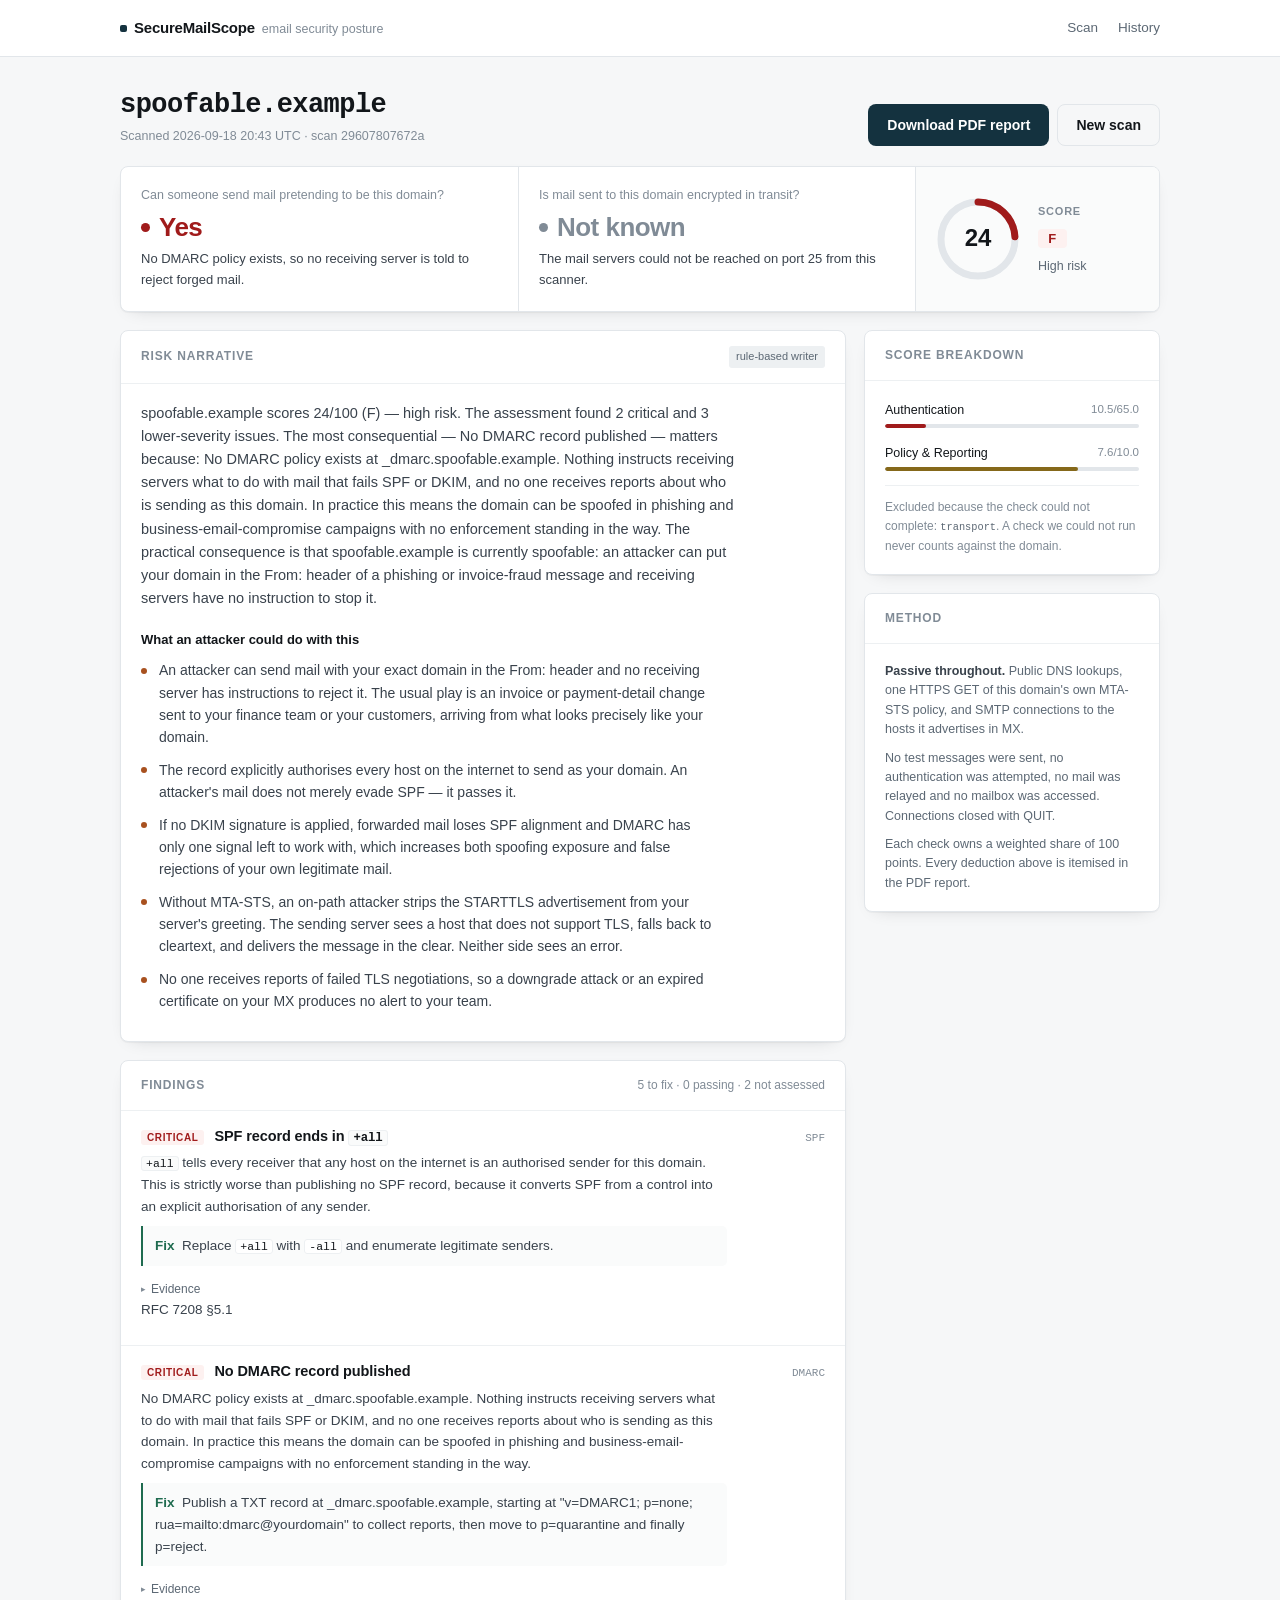
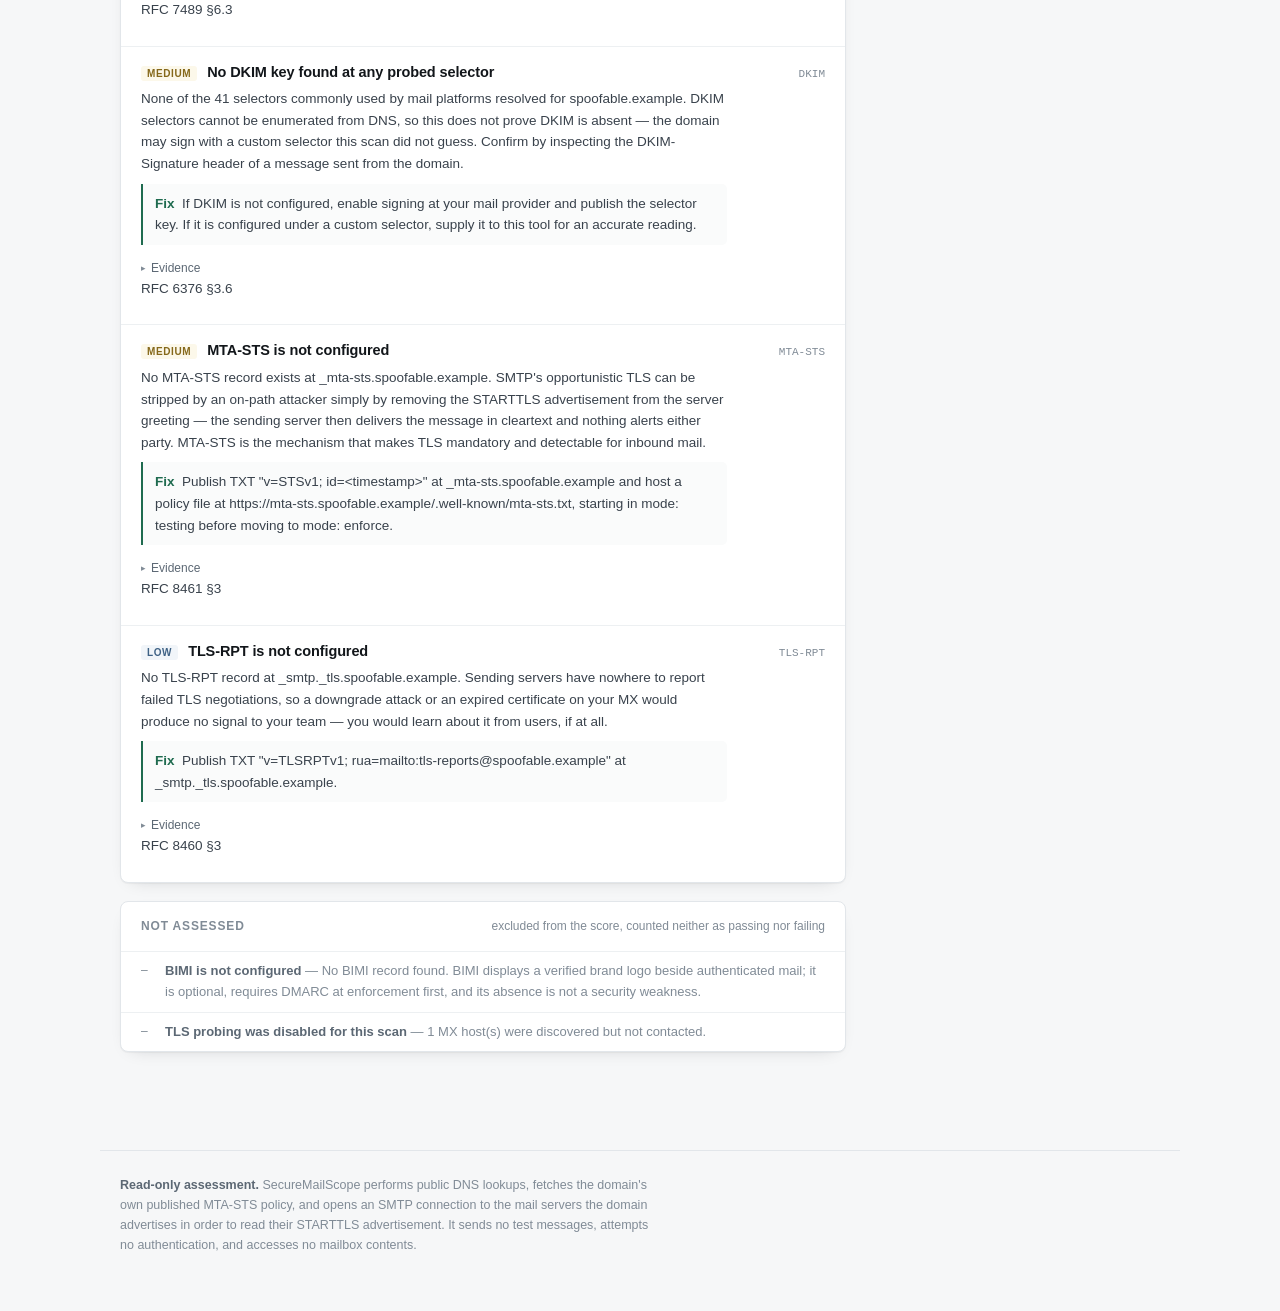
<file: securemailscope 2/preview/scan-29607807672a.html>
<!DOCTYPE html>
<html lang="en">
<head>
  <meta charset="utf-8">
  <meta name="viewport" content="width=device-width, initial-scale=1">
  <title>spoofable.example — SecureMailScope</title>
  <meta name="description" content="Passive email security posture assessment: SPF, DKIM, DMARC, MTA-STS and transport security for any domain.">
  <style>
/* SecureMailScope interface.
 *
 * Design brief: a tool a security lead would trust. Evidence is the texture —
 * DNS records are shown in monospace as they were read off the wire, severity
 * is carried by small typographic labels rather than large blocks of colour,
 * and nothing is decorated that is not also information.
 */

:root {
  --ink:        #12161a;
  --ink-2:      #39424c;
  --ink-3:      #5c6874;
  --muted:      #808b96;
  --line:       #e2e6ea;
  --line-soft:  #edf0f2;
  --bg:         #f6f7f8;
  --surface:    #ffffff;
  --surface-2:  #fafbfb;

  --brand:      #14323f;   /* deep petrol, used sparingly */
  --brand-ink:  #0d2530;

  --crit:       #a01b1b;
  --high:       #a8511f;
  --med:        #85681a;
  --low:        #3f6285;
  --good:       #1f6b4f;

  --crit-bg:    #fdf1f0;
  --high-bg:    #fdf4ee;
  --med-bg:     #fcf8ea;
  --low-bg:     #f1f5f9;
  --good-bg:    #eef6f2;

  --radius:     8px;
  --radius-sm:  5px;
  --shadow:     0 1px 1px rgba(18,22,26,.04), 0 6px 18px -12px rgba(18,22,26,.24);

  --sans: -apple-system, BlinkMacSystemFont, "Segoe UI", Inter, Roboto, "Helvetica Neue", Arial, sans-serif;
  --mono: ui-monospace, SFMono-Regular, "SF Mono", Menlo, Consolas, "Liberation Mono", monospace;
}

@media (prefers-color-scheme: dark) {
  :root {
    --ink:       #eef1f4;
    --ink-2:     #c3cbd3;
    --ink-3:     #98a3ad;
    --muted:     #7b858f;
    --line:      #2b3239;
    --line-soft: #232a30;
    --bg:        #121619;
    --surface:   #181d21;
    --surface-2: #1c2226;

    --brand:     #7fb3c4;
    --brand-ink: #a8ccd8;

    --crit:      #e88a85;
    --high:      #dda071;
    --med:       #ccb46a;
    --low:       #93b4d1;
    --good:      #7cc4a2;

    --crit-bg:   #2a1c1c;
    --high-bg:   #2a2119;
    --med-bg:    #27231a;
    --low-bg:    #1c242c;
    --good-bg:   #182722;

    --shadow:    0 1px 1px rgba(0,0,0,.3), 0 6px 20px -14px rgba(0,0,0,.8);
  }
}

* { box-sizing: border-box; }

html { -webkit-text-size-adjust: 100%; }

body {
  margin: 0;
  background: var(--bg);
  color: var(--ink);
  font: 15px/1.6 var(--sans);
  -webkit-font-smoothing: antialiased;
  font-feature-settings: "tnum" 1;
}

a { color: var(--brand); text-underline-offset: 2px; }
@media (prefers-color-scheme: dark) { a { color: var(--brand-ink); } }

code, kbd, samp, .mono { font-family: var(--mono); font-size: .86em; }

main { max-width: 1080px; margin: 0 auto; padding: 0 20px 80px; }

/* ---------------------------------------------------------------- masthead */

.masthead {
  border-bottom: 1px solid var(--line);
  background: var(--surface);
}
.masthead-inner {
  max-width: 1080px; margin: 0 auto; padding: 0 20px;
  display: flex; align-items: center; justify-content: space-between;
  gap: 20px; height: 56px;
}
.wordmark {
  display: inline-flex; align-items: baseline; gap: 7px;
  text-decoration: none; color: var(--ink); font-weight: 640;
  letter-spacing: -.015em; font-size: 15px;
}
.wordmark .dot {
  width: 7px; height: 7px; border-radius: 2px; background: var(--brand);
  align-self: center;
}
.wordmark .sub {
  font-weight: 400; color: var(--muted); font-size: 12.5px; letter-spacing: 0;
}
.masthead nav { display: flex; gap: 20px; font-size: 13.5px; }
.masthead nav a { color: var(--ink-3); text-decoration: none; }
.masthead nav a:hover { color: var(--ink); }

.colophon {
  max-width: 1080px; margin: 0 auto; padding: 24px 20px 56px;
  border-top: 1px solid var(--line); color: var(--muted); font-size: 12.5px;
}
.colophon p { margin: 0; max-width: 78ch; }
.colophon strong { color: var(--ink-3); font-weight: 600; }

/* ---------------------------------------------------------------- start page */

.start { padding: 56px 0 40px; max-width: 700px; }
.start h1 {
  font-size: clamp(26px, 4.2vw, 36px); line-height: 1.16; letter-spacing: -.022em;
  margin: 0 0 14px; font-weight: 660;
}
.start .lede { font-size: 16px; color: var(--ink-2); margin: 0 0 28px; }

.scan-form { display: flex; gap: 8px; flex-wrap: wrap; }
.scan-form input {
  flex: 1 1 300px; min-width: 0;
  padding: 12px 14px; font: 15px var(--mono);
  background: var(--surface); color: var(--ink);
  border: 1px solid var(--line); border-radius: var(--radius);
}
.scan-form input::placeholder { color: var(--muted); font-family: var(--mono); }
.scan-form input:focus-visible {
  outline: 2px solid var(--brand); outline-offset: 1px; border-color: transparent;
}

button, .btn {
  padding: 12px 18px; font: 600 14px var(--sans);
  background: var(--brand); color: #fff;
  border: 1px solid transparent; border-radius: var(--radius);
  cursor: pointer; text-decoration: none; white-space: nowrap;
  display: inline-flex; align-items: center; gap: 7px;
}
button:hover, .btn:hover { background: var(--brand-ink); }
@media (prefers-color-scheme: dark) {
  button, .btn { color: #0d1114; }
  button:hover, .btn:hover { filter: brightness(1.1); }
}
.btn-ghost {
  background: transparent; color: var(--ink); border-color: var(--line);
}
.btn-ghost:hover { background: var(--surface-2); color: var(--ink); }
@media (prefers-color-scheme: dark) { .btn-ghost { color: var(--ink); } }

.form-note { margin-top: 12px; font-size: 13px; color: var(--muted); }

.alert {
  margin-bottom: 20px; padding: 11px 14px; border-radius: var(--radius);
  background: var(--crit-bg); border: 1px solid var(--crit); color: var(--crit);
  font-size: 14px;
}

.sr-only {
  position: absolute; width: 1px; height: 1px; padding: 0; margin: -1px;
  overflow: hidden; clip: rect(0 0 0 0); white-space: nowrap; border: 0;
}

/* ---------------------------------------------------------------- panels */

.panels { display: grid; grid-template-columns: 1.45fr 1fr; gap: 18px; }
@media (max-width: 800px) { .panels { grid-template-columns: 1fr; } }

.panel {
  background: var(--surface); border: 1px solid var(--line);
  border-radius: var(--radius); padding: 20px; box-shadow: var(--shadow);
}
.panel h2 {
  font-size: 12px; text-transform: uppercase; letter-spacing: .07em;
  color: var(--muted); font-weight: 650; margin: 0 0 14px;
}

.checklist { margin: 0; font-size: 13.5px; }
.checklist dt { font-weight: 640; margin-top: 12px; color: var(--ink); }
.checklist dt:first-of-type { margin-top: 0; }
.checklist dd { margin: 2px 0 0; color: var(--ink-3); }
.checklist code { color: var(--ink-2); }

.recent { list-style: none; margin: 0; padding: 0; }
.recent li + li { border-top: 1px solid var(--line-soft); }
.recent a {
  display: grid; grid-template-columns: 1fr auto auto; align-items: center;
  gap: 12px; padding: 9px 0; text-decoration: none; color: var(--ink);
  font-size: 13.5px;
}
.recent a:hover .rdomain { color: var(--brand); }
.rdomain { font-family: var(--mono); font-size: 12.5px; overflow: hidden; text-overflow: ellipsis; }
.rscore { color: var(--muted); font-variant-numeric: tabular-nums; min-width: 2.2em; text-align: right; }

.empty { color: var(--muted); font-size: 13.5px; margin: 0; }

/* ---------------------------------------------------------------- grade chip */

.grade {
  display: inline-block; min-width: 2.2em; padding: 1px 7px; border-radius: 4px;
  font: 700 11.5px var(--sans); text-align: center; letter-spacing: .01em;
}
.grade-a { background: var(--good-bg); color: var(--good); }
.grade-b { background: var(--good-bg); color: var(--good); }
.grade-c { background: var(--med-bg);  color: var(--med); }
.grade-d { background: var(--high-bg); color: var(--high); }
.grade-f { background: var(--crit-bg); color: var(--crit); }
.grade-n { background: var(--line-soft); color: var(--muted); }

/* ---------------------------------------------------------------- progress */

.scanning { padding: 64px 0; max-width: 640px; }
.scanning h1 {
  font-size: 22px; font-weight: 640; letter-spacing: -.015em; margin: 0 0 4px;
}
.scanning .target { font-family: var(--mono); font-size: 15px; color: var(--brand); }

.track {
  height: 3px; background: var(--line); border-radius: 2px;
  overflow: hidden; margin: 26px 0 14px;
}
.track-fill {
  height: 100%; background: var(--brand); border-radius: 2px;
  transition: width .45s cubic-bezier(.4,0,.2,1);
}
.step { font-size: 14px; color: var(--ink-2); margin: 0 0 22px; }
.step::after {
  content: ""; display: inline-block; width: 1ch;
  animation: tick 1.2s steps(4, jump-none) infinite;
}
@keyframes tick { 0% { content: ""; } 25% { content: "."; } 50% { content: ".."; } 75% { content: "..."; } }

.steplog { list-style: none; margin: 0; padding: 0; font-size: 13px; }
.steplog li {
  padding: 4px 0 4px 20px; color: var(--muted); position: relative;
  font-family: var(--mono); font-size: 12px;
}
.steplog li::before {
  content: "✓"; position: absolute; left: 2px; color: var(--good); font-family: var(--sans);
}
.steplog li:last-child { color: var(--ink-2); }
.steplog li:last-child::before { content: "→"; color: var(--brand); }

/* ---------------------------------------------------------------- result header */

.result-bar {
  display: flex; align-items: flex-end; justify-content: space-between;
  gap: 20px; flex-wrap: wrap; padding: 32px 0 20px;
}
.result-bar h1 {
  font: 600 27px/1.2 var(--mono); letter-spacing: -.02em; margin: 0 0 5px;
  word-break: break-all;
}
.result-meta { font-size: 12.5px; color: var(--muted); margin: 0; }
.result-meta .tag {
  display: inline-block; padding: 1px 6px; border-radius: 3px;
  background: var(--line-soft); color: var(--ink-3); font-size: 11px;
}
.result-actions { display: flex; gap: 8px; }

/* ---------------------------------------------------------------- verdicts */

.verdicts {
  display: grid; grid-template-columns: 1fr 1fr 244px; gap: 0;
  background: var(--surface); border: 1px solid var(--line);
  border-radius: var(--radius); box-shadow: var(--shadow); overflow: hidden;
  margin-bottom: 18px;
}
@media (max-width: 860px) {
  .verdicts { grid-template-columns: 1fr; }
  .verdict + .verdict, .score-cell { border-top: 1px solid var(--line); border-left: 0 !important; }
}

.verdict { padding: 20px; }
.verdict + .verdict { border-left: 1px solid var(--line); }
.verdict .q {
  font-size: 12.5px; color: var(--muted); margin: 0 0 8px; line-height: 1.4;
}
.verdict .a {
  font: 650 26px/1.1 var(--sans); letter-spacing: -.02em; margin: 0 0 8px;
  display: flex; align-items: center; gap: 9px;
}
.verdict .a::before {
  content: ""; width: 9px; height: 9px; border-radius: 50%; flex: 0 0 auto;
}
.verdict .because { font-size: 13px; color: var(--ink-2); margin: 0; }

.v-bad  .a { color: var(--crit); }  .v-bad  .a::before { background: var(--crit); }
.v-warn .a { color: var(--high); }  .v-warn .a::before { background: var(--high); }
.v-good .a { color: var(--good); }  .v-good .a::before { background: var(--good); }
.v-unknown .a { color: var(--muted); } .v-unknown .a::before { background: var(--muted); }

.score-cell {
  border-left: 1px solid var(--line); padding: 18px;
  display: flex; align-items: center; gap: 16px; background: var(--surface-2);
}
.dial { width: 88px; height: 88px; flex: 0 0 auto; transform: rotate(-90deg); }
.dial-track { fill: none; stroke: var(--line); stroke-width: 7; }
.dial-value {
  fill: none; stroke-width: 7; stroke-linecap: round; stroke: var(--brand);
  transition: stroke-dashoffset 1s cubic-bezier(.4,0,.2,1);
}
.dial-a, .dial-b { stroke: var(--good); }
.dial-c { stroke: var(--med); }
.dial-d { stroke: var(--high); }
.dial-f { stroke: var(--crit); }
.dial-n { stroke: var(--muted); }
.dial text {
  transform: rotate(90deg); transform-origin: 44px 44px;
  font-family: var(--sans); fill: var(--ink);
}
.dial .num { font-size: 24px; font-weight: 660; dominant-baseline: middle; }
.score-side .label {
  font-size: 11px; text-transform: uppercase; letter-spacing: .07em;
  color: var(--muted); margin: 0 0 5px; font-weight: 650;
}
.score-side .grade { font-size: 13px; padding: 2px 9px; }
.score-side .risk { font-size: 12.5px; color: var(--ink-3); margin: 6px 0 0; }

/* ---------------------------------------------------------------- layout split */

.split { display: grid; grid-template-columns: 1fr 296px; gap: 18px; align-items: start; }
@media (max-width: 900px) { .split { grid-template-columns: 1fr; } }

.block {
  background: var(--surface); border: 1px solid var(--line);
  border-radius: var(--radius); box-shadow: var(--shadow); margin-bottom: 18px;
}
.block-head {
  display: flex; align-items: baseline; justify-content: space-between;
  gap: 12px; padding: 15px 20px; border-bottom: 1px solid var(--line-soft);
}
.block-head h2 {
  font-size: 12px; text-transform: uppercase; letter-spacing: .07em;
  color: var(--muted); font-weight: 650; margin: 0;
}
.block-head .aside { font-size: 12px; color: var(--muted); }
.block-body { padding: 18px 20px; }

/* ---------------------------------------------------------------- narrative */

.narrative p { margin: 0 0 12px; color: var(--ink-2); max-width: 74ch; font-size: 14.5px; }
.narrative p:last-child { margin-bottom: 0; }
.narrative h3 {
  font-size: 13px; font-weight: 640; margin: 20px 0 8px; color: var(--ink);
}
.scenarios { margin: 0; padding: 0; list-style: none; }
.scenarios li {
  position: relative; padding-left: 18px; margin-bottom: 10px;
  color: var(--ink-2); font-size: 14px; max-width: 74ch;
}
.scenarios li::before {
  content: ""; position: absolute; left: 0; top: .62em;
  width: 6px; height: 6px; border-radius: 50%; background: var(--high);
}
.source-chip {
  font-size: 11px; padding: 2px 7px; border-radius: 3px;
  background: var(--line-soft); color: var(--ink-3); white-space: nowrap;
}

/* ---------------------------------------------------------------- findings */

.finding {
  border-bottom: 1px solid var(--line-soft); padding: 16px 20px;
}
.finding:last-child { border-bottom: 0; }
.finding-head {
  display: flex; align-items: baseline; gap: 10px; flex-wrap: wrap; margin-bottom: 6px;
}
.finding-head h3 {
  font-size: 14.5px; font-weight: 620; margin: 0; flex: 1 1 260px;
  letter-spacing: -.008em; line-height: 1.35;
}
.finding p { margin: 0 0 9px; color: var(--ink-2); font-size: 13.5px; max-width: 78ch; }

.sev {
  font: 700 10px var(--sans); text-transform: uppercase; letter-spacing: .06em;
  padding: 2px 6px; border-radius: 3px; flex: 0 0 auto;
}
.sev-critical { background: var(--crit-bg); color: var(--crit); }
.sev-high     { background: var(--high-bg); color: var(--high); }
.sev-medium   { background: var(--med-bg);  color: var(--med); }
.sev-low      { background: var(--low-bg);  color: var(--low); }
.sev-info     { background: var(--line-soft); color: var(--muted); }

.finding-check {
  font: 500 11px var(--mono); color: var(--muted); flex: 0 0 auto;
}

.fix {
  font-size: 13.5px; color: var(--ink-2); padding: 9px 12px;
  background: var(--surface-2); border-left: 2px solid var(--good);
  border-radius: 0 var(--radius-sm) var(--radius-sm) 0; margin: 0 0 8px;
}
.fix b { color: var(--good); font-weight: 640; }

.evidence-toggle {
  font: 500 12px var(--sans); color: var(--ink-3); cursor: pointer;
  list-style: none; display: inline-flex; align-items: center; gap: 5px;
  padding: 2px 0; user-select: none;
}
.evidence-toggle::-webkit-details-marker { display: none; }
.evidence-toggle::before { content: "▸"; font-size: 9px; color: var(--muted); }
details[open] > .evidence-toggle::before { content: "▾"; }
.evidence-toggle:hover { color: var(--ink); }

.evidence {
  margin: 8px 0 0; padding: 11px 13px; background: var(--surface-2);
  border: 1px solid var(--line-soft); border-radius: var(--radius-sm);
  font-family: var(--mono); font-size: 11.5px; line-height: 1.55;
  display: grid; grid-template-columns: auto 1fr; gap: 3px 14px;
}
.evidence dt { color: var(--muted); white-space: nowrap; }
.evidence dd { margin: 0; color: var(--ink-2); word-break: break-all; }

.ref { font-size: 11.5px; color: var(--muted); margin: 0; }

.clean {
  padding: 18px 20px; background: var(--good-bg); color: var(--good);
  font-size: 14px; border-radius: var(--radius); margin: 0;
}

/* ---------------------------------------------------------------- lists */

.plain-list { list-style: none; margin: 0; padding: 0; }
.plain-list li {
  display: grid; grid-template-columns: 16px 1fr; gap: 8px;
  padding: 9px 20px; font-size: 13px; color: var(--ink-2);
  border-bottom: 1px solid var(--line-soft);
}
.plain-list li:last-child { border-bottom: 0; }
.plain-list .mark { color: var(--good); font-size: 12px; line-height: 1.5; }
.plain-list.dim li { color: var(--muted); }
.plain-list.dim .mark { color: var(--muted); }
.plain-list b { color: var(--ink); font-weight: 620; }
.plain-list.dim b { color: var(--ink-3); }

/* ---------------------------------------------------------------- sidebar */

.side { position: sticky; top: 18px; }
.meter-row { margin-bottom: 14px; }
.meter-row:last-child { margin-bottom: 0; }
.meter-label {
  display: flex; justify-content: space-between; align-items: baseline;
  font-size: 12.5px; margin-bottom: 5px;
}
.meter-label span:last-child {
  color: var(--muted); font-variant-numeric: tabular-nums; font-size: 11.5px;
}
.meter { height: 4px; background: var(--line); border-radius: 2px; overflow: hidden; }
.meter i { display: block; height: 100%; border-radius: 2px; background: var(--brand); }
.meter .m-good { background: var(--good); }
.meter .m-fair { background: var(--med); }
.meter .m-poor { background: var(--high); }
.meter .m-bad  { background: var(--crit); }

.excluded {
  font-size: 12px; color: var(--muted); margin: 14px 0 0;
  padding-top: 12px; border-top: 1px solid var(--line-soft);
}
.excluded code { color: var(--ink-3); }

.history-chips { display: flex; flex-direction: column; gap: 6px; }
.history-chips a {
  display: flex; align-items: center; justify-content: space-between; gap: 8px;
  padding: 7px 10px; border: 1px solid var(--line); border-radius: var(--radius-sm);
  text-decoration: none; color: var(--ink-2); font-size: 12px;
}
.history-chips a:hover { border-color: var(--brand); }
.history-chips .when { font-family: var(--mono); font-size: 11px; color: var(--muted); }

.scope-note {
  font-size: 12.5px; color: var(--ink-3); line-height: 1.55;
}
.scope-note p { margin: 0 0 9px; }
.scope-note p:last-child { margin-bottom: 0; }
.scope-note b { color: var(--ink-2); font-weight: 620; }

/* ---------------------------------------------------------------- history page */

.page-head { padding: 32px 0 20px; }
.page-head h1 { font-size: 24px; font-weight: 640; letter-spacing: -.018em; margin: 0 0 5px; }
.page-head p { margin: 0; color: var(--muted); font-size: 13.5px; }

.records { width: 100%; border-collapse: collapse; font-size: 13.5px; }
.records th {
  text-align: left; font-size: 11px; text-transform: uppercase; letter-spacing: .06em;
  color: var(--muted); font-weight: 650; padding: 0 12px 9px 0;
  border-bottom: 1px solid var(--line);
}
.records td { padding: 11px 12px 11px 0; border-bottom: 1px solid var(--line-soft); }
.records tr:last-child td { border-bottom: 0; }
.records a { font-family: var(--mono); font-size: 12.5px; text-decoration: none; }
.records a:hover { text-decoration: underline; }
.records .num { font-variant-numeric: tabular-nums; }
.records .quiet { color: var(--muted); font-size: 12px; }

/* inline record fragments quoted by the engine */
.finding code, .narrative code, .verdict code, .plain-list code {
  background: var(--surface-2); border: 1px solid var(--line-soft);
  border-radius: 3px; padding: 0 4px; color: var(--ink);
  font-size: .85em; white-space: nowrap;
}
.fix code { background: var(--surface); }

</style>
  <link rel="icon" href="data:image/svg+xml,<svg xmlns='http://www.w3.org/2000/svg' viewBox='0 0 16 16'><rect width='16' height='16' rx='3' fill='%2314323f'/><path d='M3.5 5.5h9v5.5h-9z' fill='none' stroke='white' stroke-width='1.2'/><path d='M3.5 5.5 8 9l4.5-3.5' fill='none' stroke='white' stroke-width='1.2'/></svg>">
</head>
<body>
  <header class="masthead">
    <div class="masthead-inner">
      <a class="wordmark" href="index.html">
        <span class="dot" aria-hidden="true"></span>
        SecureMailScope
        <span class="sub">email security posture</span>
      </a>
      <nav>
        <a href="index.html">Scan</a>
        <a href="history.html">History</a>
        
      </nav>
    </div>
  </header>

  <main>
    

<section class="result-bar">
  <div>
    <h1>spoofable.example</h1>
    <p class="result-meta">
      Scanned 2026-09-18 20:43 UTC ·
      scan 29607807672a
      
    </p>
  </div>
  <div class="result-actions">
    <a class="btn" href="report-29607807672a.pdf">Download PDF report</a>
    <a class="btn btn-ghost" href="index.html">New scan</a>
  </div>
</section>

<!-- The two questions a domain owner actually has. Everything below is evidence. -->
<section class="verdicts">
  
  <div class="verdict v-bad">
    <p class="q">Can someone send mail pretending to be this domain?</p>
    <p class="a">Yes</p>
    <p class="because">No DMARC policy exists, so no receiving server is told to reject forged mail.</p>
  </div>
  
  <div class="verdict v-unknown">
    <p class="q">Is mail sent to this domain encrypted in transit?</p>
    <p class="a">Not known</p>
    <p class="because">The mail servers could not be reached on port 25 from this scanner.</p>
  </div>
  

  <div class="score-cell">
    
    
    <svg class="dial" viewBox="0 0 88 88" role="img"
         aria-label="Posture score 24 out of 100, grade F">
      <circle class="dial-track" cx="44" cy="44" r="37" />
      <circle class="dial-value dial-f" cx="44" cy="44" r="37"
              stroke-dasharray="232.5"
              stroke-dashoffset="176.7" />
      <text class="num" x="44" y="45" text-anchor="middle">24</text>
    </svg>
    <div class="score-side">
      <p class="label">Score</p>
      <span class="grade grade-f">F</span>
      <p class="risk">High risk</p>
    </div>
  </div>
</section>

<div class="split">
  <div>

    
    <section class="block">
      <div class="block-head">
        <h2>Risk narrative</h2>
        <span class="source-chip">
          rule-based writer
        </span>
      </div>
      <div class="block-body narrative">
        
          <p>spoofable.example scores 24/100 (F) — high risk. The assessment found 2 critical and 3 lower-severity issues. The most consequential — No DMARC record published — matters because: No DMARC policy exists at _dmarc.spoofable.example. Nothing instructs receiving servers what to do with mail that fails SPF or DKIM, and no one receives reports about who is sending as this domain. In practice this means the domain can be spoofed in phishing and business-email-compromise campaigns with no enforcement standing in the way. The practical consequence is that spoofable.example is currently spoofable: an attacker can put your domain in the From: header of a phishing or invoice-fraud message and receiving servers have no instruction to stop it.</p>
        

        
        <h3>What an attacker could do with this</h3>
        <ul class="scenarios">
          <li>An attacker can send mail with your exact domain in the From: header and no receiving server has instructions to reject it. The usual play is an invoice or payment-detail change sent to your finance team or your customers, arriving from what looks precisely like your domain.</li><li>The record explicitly authorises every host on the internet to send as your domain. An attacker&#x27;s mail does not merely evade SPF — it passes it.</li><li>If no DKIM signature is applied, forwarded mail loses SPF alignment and DMARC has only one signal left to work with, which increases both spoofing exposure and false rejections of your own legitimate mail.</li><li>Without MTA-STS, an on-path attacker strips the STARTTLS advertisement from your server&#x27;s greeting. The sending server sees a host that does not support TLS, falls back to cleartext, and delivers the message in the clear. Neither side sees an error.</li><li>No one receives reports of failed TLS negotiations, so a downgrade attack or an expired certificate on your MX produces no alert to your team.</li>
        </ul>
        
      </div>
    </section>
    

    <section class="block">
      <div class="block-head">
        <h2>Findings</h2>
        <span class="aside">
          5 to fix ·
          0 passing ·
          2 not assessed
        </span>
      </div>

      
        
        <article class="finding">
          <div class="finding-head">
            <span class="sev sev-critical">critical</span>
            <h3>SPF record ends in <code>+all</code></h3>
            <span class="finding-check">SPF</span>
          </div>
          <p><code>+all</code> tells every receiver that any host on the internet is an authorised sender for this domain. This is strictly worse than publishing no SPF record, because it converts SPF from a control into an explicit authorisation of any sender.</p>
          
          <p class="fix"><b>Fix</b> &nbsp;Replace <code>+all</code> with <code>-all</code> and enumerate legitimate senders.</p>
          
          
          <details>
            <summary class="evidence-toggle">Evidence</summary>
            <dl class="evidence">
              
              <dt>record</dt><dd>v=spf1 +all</dd>
              
              <dt>qualifier</dt><dd>+</dd>
              
            </dl>
          </details>
          
          <p class="ref">RFC 7208 §5.1</p>
        </article>
        
        <article class="finding">
          <div class="finding-head">
            <span class="sev sev-critical">critical</span>
            <h3>No DMARC record published</h3>
            <span class="finding-check">DMARC</span>
          </div>
          <p>No DMARC policy exists at _dmarc.spoofable.example. Nothing instructs receiving servers what to do with mail that fails SPF or DKIM, and no one receives reports about who is sending as this domain. In practice this means the domain can be spoofed in phishing and business-email-compromise campaigns with no enforcement standing in the way.</p>
          
          <p class="fix"><b>Fix</b> &nbsp;Publish a TXT record at _dmarc.spoofable.example, starting at &quot;v=DMARC1; p=none; rua=mailto:dmarc@yourdomain&quot; to collect reports, then move to p=quarantine and finally p=reject.</p>
          
          
          <details>
            <summary class="evidence-toggle">Evidence</summary>
            <dl class="evidence">
              
              <dt>queried</dt><dd>_dmarc.spoofable.example</dd>
              
              <dt>records_found</dt><dd>0</dd>
              
            </dl>
          </details>
          
          <p class="ref">RFC 7489 §6.3</p>
        </article>
        
        <article class="finding">
          <div class="finding-head">
            <span class="sev sev-medium">medium</span>
            <h3>No DKIM key found at any probed selector</h3>
            <span class="finding-check">DKIM</span>
          </div>
          <p>None of the 41 selectors commonly used by mail platforms resolved for spoofable.example. DKIM selectors cannot be enumerated from DNS, so this does not prove DKIM is absent — the domain may sign with a custom selector this scan did not guess. Confirm by inspecting the DKIM-Signature header of a message sent from the domain.</p>
          
          <p class="fix"><b>Fix</b> &nbsp;If DKIM is not configured, enable signing at your mail provider and publish the selector key. If it is configured under a custom selector, supply it to this tool for an accurate reading.</p>
          
          
          <details>
            <summary class="evidence-toggle">Evidence</summary>
            <dl class="evidence">
              
              <dt>selectors_probed</dt><dd>41</dd>
              
              <dt>selectors</dt><dd>[&#39;google&#39;, &#39;selector1&#39;, &#39;selector2&#39;, &#39;k1&#39;, &#39;k2&#39;, &#39;k3&#39;, &#39;s1&#39;, &#39;s2&#39;, &#39;mail&#39;, &#39;dkim&#39;, &#39;default&#39;, &#39;smtp&#39;, &#39;email&#39;, &#39;mx&#39;, &#39;key1&#39;, &#39;key2&#39;, &#39;zoho&#39;, &#39;zohomail&#39;, &#39;pm&#39;, &#39;pm1&#39;, &#39;pm2&#39;, &#39;sig1&#39;, &#39;sig2&#39;, &#39;mandrill&#39;, &#39;sendgrid&#39;, &#39;mailjet&#39;, &#39;mailgun&#39;, &#39;amazonses&#39;, &#39;ses&#39;, &#39;protonmail&#39;, &#39;protonmail2&#39;, &#39;protonmail3&#39;, &#39;fm1&#39;, &#39;fm2&#39;, &#39;fm3&#39;, &#39;hs1-&#39;, &#39;hs2-&#39;, &#39;everlytickey1&#39;, &#39;everlytickey2&#39;, &#39;20230601&#39;, &#39;20240101&#39;]</dd>
              
            </dl>
          </details>
          
          <p class="ref">RFC 6376 §3.6</p>
        </article>
        
        <article class="finding">
          <div class="finding-head">
            <span class="sev sev-medium">medium</span>
            <h3>MTA-STS is not configured</h3>
            <span class="finding-check">MTA-STS</span>
          </div>
          <p>No MTA-STS record exists at _mta-sts.spoofable.example. SMTP&#x27;s opportunistic TLS can be stripped by an on-path attacker simply by removing the STARTTLS advertisement from the server greeting — the sending server then delivers the message in cleartext and nothing alerts either party. MTA-STS is the mechanism that makes TLS mandatory and detectable for inbound mail.</p>
          
          <p class="fix"><b>Fix</b> &nbsp;Publish TXT &quot;v=STSv1; id=&lt;timestamp&gt;&quot; at _mta-sts.spoofable.example and host a policy file at https://mta-sts.spoofable.example/.well-known/mta-sts.txt, starting in mode: testing before moving to mode: enforce.</p>
          
          
          <details>
            <summary class="evidence-toggle">Evidence</summary>
            <dl class="evidence">
              
              <dt>queried</dt><dd>_mta-sts.spoofable.example</dd>
              
              <dt>records_found</dt><dd>0</dd>
              
            </dl>
          </details>
          
          <p class="ref">RFC 8461 §3</p>
        </article>
        
        <article class="finding">
          <div class="finding-head">
            <span class="sev sev-low">low</span>
            <h3>TLS-RPT is not configured</h3>
            <span class="finding-check">TLS-RPT</span>
          </div>
          <p>No TLS-RPT record at _smtp._tls.spoofable.example. Sending servers have nowhere to report failed TLS negotiations, so a downgrade attack or an expired certificate on your MX would produce no signal to your team — you would learn about it from users, if at all.</p>
          
          <p class="fix"><b>Fix</b> &nbsp;Publish TXT &quot;v=TLSRPTv1; rua=mailto:tls-reports@spoofable.example&quot; at _smtp._tls.spoofable.example.</p>
          
          
          <details>
            <summary class="evidence-toggle">Evidence</summary>
            <dl class="evidence">
              
              <dt>queried</dt><dd>_smtp._tls.spoofable.example</dd>
              
              <dt>records_found</dt><dd>0</dd>
              
            </dl>
          </details>
          
          <p class="ref">RFC 8460 §3</p>
        </article>
        
      
    </section>

    

    
    <section class="block">
      <div class="block-head">
        <h2>Not assessed</h2>
        <span class="aside">excluded from the score, counted neither as passing nor failing</span>
      </div>
      <ul class="plain-list dim">
        
        <li><span class="mark">–</span><span><b>BIMI is not configured</b> — No BIMI record found. BIMI displays a verified brand logo beside authenticated mail; it is optional, requires DMARC at enforcement first, and its absence is not a security weakness.</span></li>
        
        <li><span class="mark">–</span><span><b>TLS probing was disabled for this scan</b> — 1 MX host(s) were discovered but not contacted.</span></li>
        
      </ul>
    </section>
    

  </div>

  <aside class="side">
    <section class="block">
      <div class="block-head"><h2>Score breakdown</h2></div>
      <div class="block-body">
        
          
          
          <div class="meter-row">
            <div class="meter-label">
              <span>Authentication</span>
              <span>10.5/65.0</span>
            </div>
            <div class="meter"><i class="m-bad" style="width: 16.2%"></i></div>
          </div>
          
          
          <div class="meter-row">
            <div class="meter-label">
              <span>Policy &amp; Reporting</span>
              <span>7.6/10.0</span>
            </div>
            <div class="meter"><i class="m-fair" style="width: 76.0%"></i></div>
          </div>
          
        

        
        
        <p class="excluded">
          Excluded because the check could not complete:
          <code>transport</code>.
          A check we could not run never counts against the domain.
        </p>
        
      </div>
    </section>

    

    <section class="block">
      <div class="block-head"><h2>Method</h2></div>
      <div class="block-body scope-note">
        <p>
          <b>Passive throughout.</b> Public DNS lookups, one HTTPS GET of this domain's own
          MTA-STS policy, and SMTP connections to the hosts it advertises in MX.
        </p>
        <p>
          No test messages were sent, no authentication was attempted, no mail was relayed
          and no mailbox was accessed. Connections closed with QUIT.
        </p>
        <p>
          Each check owns a weighted share of 100 points. Every deduction above is itemised
          in the PDF report.
        </p>
      </div>
    </section>
  </aside>
</div>


  </main>

  <footer class="colophon">
    <p>
      <strong>Read-only assessment.</strong>
      SecureMailScope performs public DNS lookups, fetches the domain's own published
      MTA-STS policy, and opens an SMTP connection to the mail servers the domain
      advertises in order to read their STARTTLS advertisement. It sends no test
      messages, attempts no authentication, and accesses no mailbox contents.
    </p>
  </footer>
</body>
</html>
</file>
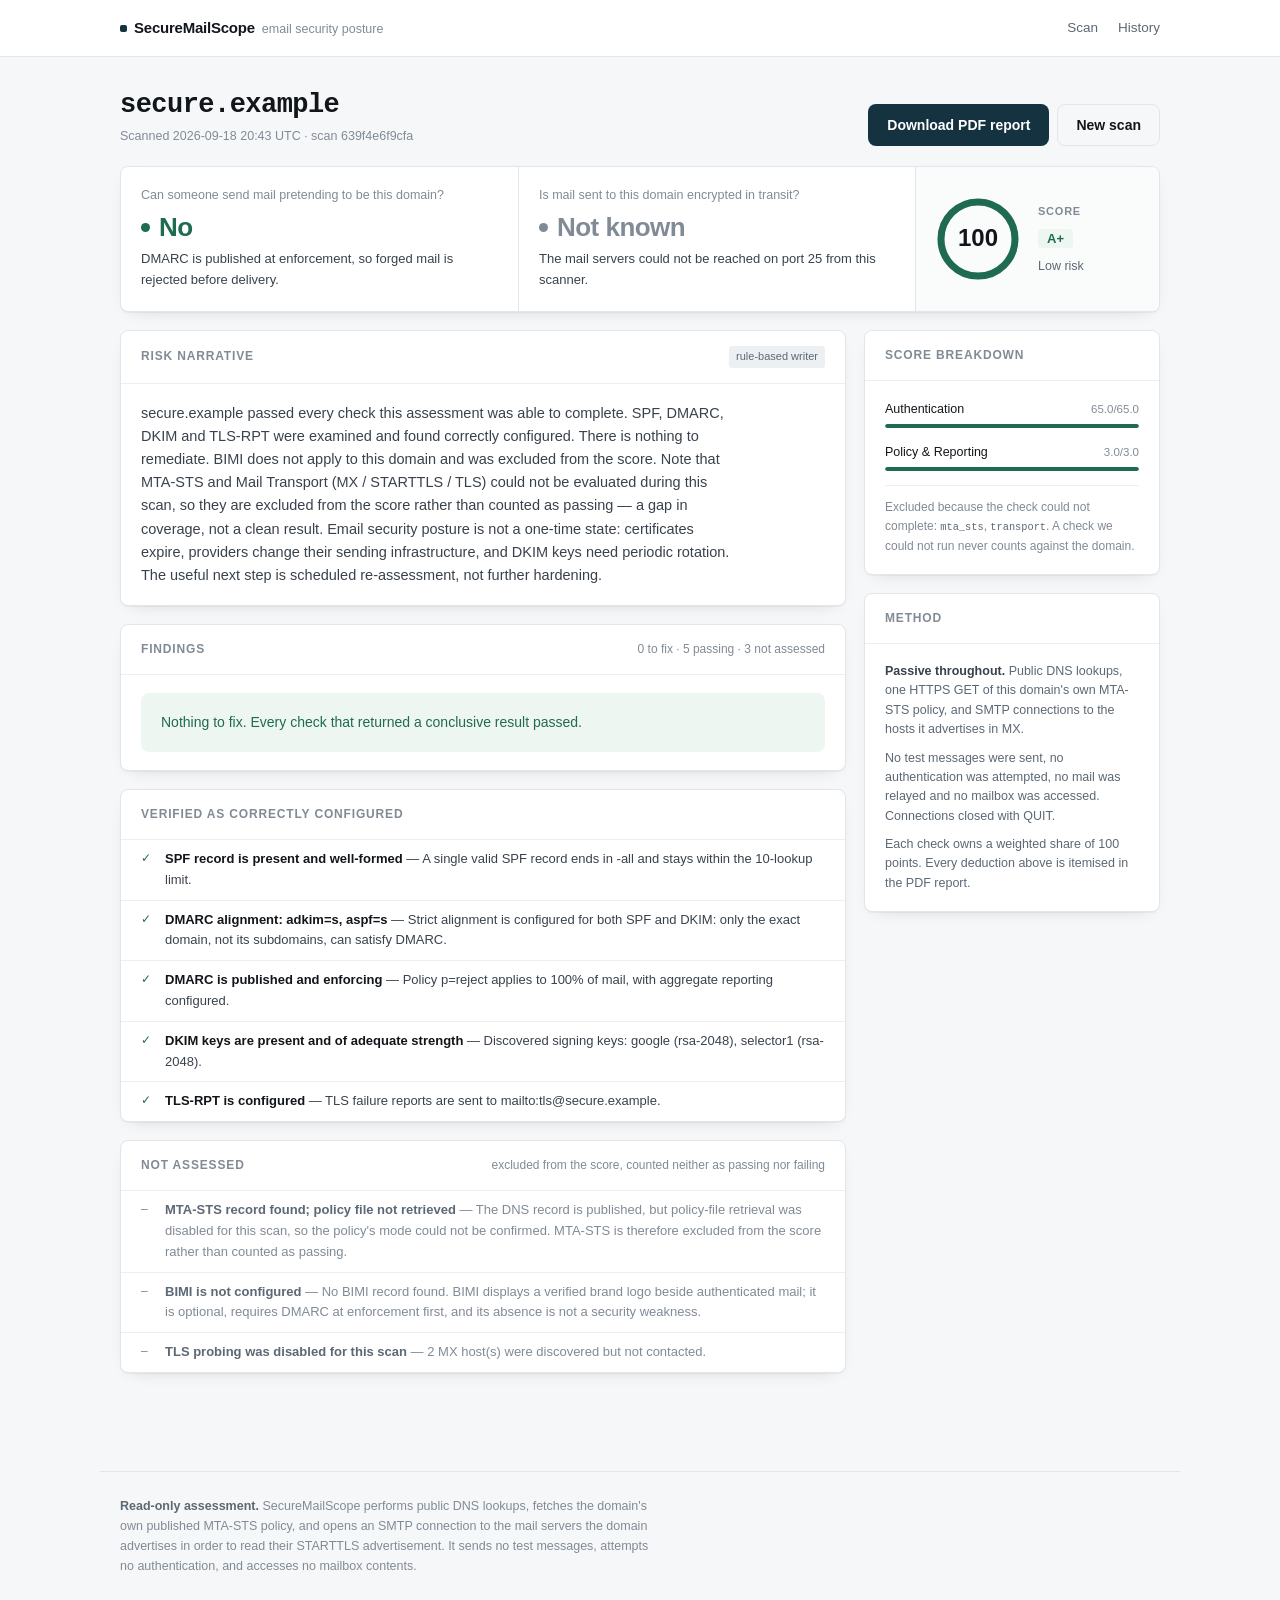
<file: securemailscope 2/preview/scan-639f4e6f9cfa.html>
<!DOCTYPE html>
<html lang="en">
<head>
  <meta charset="utf-8">
  <meta name="viewport" content="width=device-width, initial-scale=1">
  <title>secure.example — SecureMailScope</title>
  <meta name="description" content="Passive email security posture assessment: SPF, DKIM, DMARC, MTA-STS and transport security for any domain.">
  <style>
/* SecureMailScope interface.
 *
 * Design brief: a tool a security lead would trust. Evidence is the texture —
 * DNS records are shown in monospace as they were read off the wire, severity
 * is carried by small typographic labels rather than large blocks of colour,
 * and nothing is decorated that is not also information.
 */

:root {
  --ink:        #12161a;
  --ink-2:      #39424c;
  --ink-3:      #5c6874;
  --muted:      #808b96;
  --line:       #e2e6ea;
  --line-soft:  #edf0f2;
  --bg:         #f6f7f8;
  --surface:    #ffffff;
  --surface-2:  #fafbfb;

  --brand:      #14323f;   /* deep petrol, used sparingly */
  --brand-ink:  #0d2530;

  --crit:       #a01b1b;
  --high:       #a8511f;
  --med:        #85681a;
  --low:        #3f6285;
  --good:       #1f6b4f;

  --crit-bg:    #fdf1f0;
  --high-bg:    #fdf4ee;
  --med-bg:     #fcf8ea;
  --low-bg:     #f1f5f9;
  --good-bg:    #eef6f2;

  --radius:     8px;
  --radius-sm:  5px;
  --shadow:     0 1px 1px rgba(18,22,26,.04), 0 6px 18px -12px rgba(18,22,26,.24);

  --sans: -apple-system, BlinkMacSystemFont, "Segoe UI", Inter, Roboto, "Helvetica Neue", Arial, sans-serif;
  --mono: ui-monospace, SFMono-Regular, "SF Mono", Menlo, Consolas, "Liberation Mono", monospace;
}

@media (prefers-color-scheme: dark) {
  :root {
    --ink:       #eef1f4;
    --ink-2:     #c3cbd3;
    --ink-3:     #98a3ad;
    --muted:     #7b858f;
    --line:      #2b3239;
    --line-soft: #232a30;
    --bg:        #121619;
    --surface:   #181d21;
    --surface-2: #1c2226;

    --brand:     #7fb3c4;
    --brand-ink: #a8ccd8;

    --crit:      #e88a85;
    --high:      #dda071;
    --med:       #ccb46a;
    --low:       #93b4d1;
    --good:      #7cc4a2;

    --crit-bg:   #2a1c1c;
    --high-bg:   #2a2119;
    --med-bg:    #27231a;
    --low-bg:    #1c242c;
    --good-bg:   #182722;

    --shadow:    0 1px 1px rgba(0,0,0,.3), 0 6px 20px -14px rgba(0,0,0,.8);
  }
}

* { box-sizing: border-box; }

html { -webkit-text-size-adjust: 100%; }

body {
  margin: 0;
  background: var(--bg);
  color: var(--ink);
  font: 15px/1.6 var(--sans);
  -webkit-font-smoothing: antialiased;
  font-feature-settings: "tnum" 1;
}

a { color: var(--brand); text-underline-offset: 2px; }
@media (prefers-color-scheme: dark) { a { color: var(--brand-ink); } }

code, kbd, samp, .mono { font-family: var(--mono); font-size: .86em; }

main { max-width: 1080px; margin: 0 auto; padding: 0 20px 80px; }

/* ---------------------------------------------------------------- masthead */

.masthead {
  border-bottom: 1px solid var(--line);
  background: var(--surface);
}
.masthead-inner {
  max-width: 1080px; margin: 0 auto; padding: 0 20px;
  display: flex; align-items: center; justify-content: space-between;
  gap: 20px; height: 56px;
}
.wordmark {
  display: inline-flex; align-items: baseline; gap: 7px;
  text-decoration: none; color: var(--ink); font-weight: 640;
  letter-spacing: -.015em; font-size: 15px;
}
.wordmark .dot {
  width: 7px; height: 7px; border-radius: 2px; background: var(--brand);
  align-self: center;
}
.wordmark .sub {
  font-weight: 400; color: var(--muted); font-size: 12.5px; letter-spacing: 0;
}
.masthead nav { display: flex; gap: 20px; font-size: 13.5px; }
.masthead nav a { color: var(--ink-3); text-decoration: none; }
.masthead nav a:hover { color: var(--ink); }

.colophon {
  max-width: 1080px; margin: 0 auto; padding: 24px 20px 56px;
  border-top: 1px solid var(--line); color: var(--muted); font-size: 12.5px;
}
.colophon p { margin: 0; max-width: 78ch; }
.colophon strong { color: var(--ink-3); font-weight: 600; }

/* ---------------------------------------------------------------- start page */

.start { padding: 56px 0 40px; max-width: 700px; }
.start h1 {
  font-size: clamp(26px, 4.2vw, 36px); line-height: 1.16; letter-spacing: -.022em;
  margin: 0 0 14px; font-weight: 660;
}
.start .lede { font-size: 16px; color: var(--ink-2); margin: 0 0 28px; }

.scan-form { display: flex; gap: 8px; flex-wrap: wrap; }
.scan-form input {
  flex: 1 1 300px; min-width: 0;
  padding: 12px 14px; font: 15px var(--mono);
  background: var(--surface); color: var(--ink);
  border: 1px solid var(--line); border-radius: var(--radius);
}
.scan-form input::placeholder { color: var(--muted); font-family: var(--mono); }
.scan-form input:focus-visible {
  outline: 2px solid var(--brand); outline-offset: 1px; border-color: transparent;
}

button, .btn {
  padding: 12px 18px; font: 600 14px var(--sans);
  background: var(--brand); color: #fff;
  border: 1px solid transparent; border-radius: var(--radius);
  cursor: pointer; text-decoration: none; white-space: nowrap;
  display: inline-flex; align-items: center; gap: 7px;
}
button:hover, .btn:hover { background: var(--brand-ink); }
@media (prefers-color-scheme: dark) {
  button, .btn { color: #0d1114; }
  button:hover, .btn:hover { filter: brightness(1.1); }
}
.btn-ghost {
  background: transparent; color: var(--ink); border-color: var(--line);
}
.btn-ghost:hover { background: var(--surface-2); color: var(--ink); }
@media (prefers-color-scheme: dark) { .btn-ghost { color: var(--ink); } }

.form-note { margin-top: 12px; font-size: 13px; color: var(--muted); }

.alert {
  margin-bottom: 20px; padding: 11px 14px; border-radius: var(--radius);
  background: var(--crit-bg); border: 1px solid var(--crit); color: var(--crit);
  font-size: 14px;
}

.sr-only {
  position: absolute; width: 1px; height: 1px; padding: 0; margin: -1px;
  overflow: hidden; clip: rect(0 0 0 0); white-space: nowrap; border: 0;
}

/* ---------------------------------------------------------------- panels */

.panels { display: grid; grid-template-columns: 1.45fr 1fr; gap: 18px; }
@media (max-width: 800px) { .panels { grid-template-columns: 1fr; } }

.panel {
  background: var(--surface); border: 1px solid var(--line);
  border-radius: var(--radius); padding: 20px; box-shadow: var(--shadow);
}
.panel h2 {
  font-size: 12px; text-transform: uppercase; letter-spacing: .07em;
  color: var(--muted); font-weight: 650; margin: 0 0 14px;
}

.checklist { margin: 0; font-size: 13.5px; }
.checklist dt { font-weight: 640; margin-top: 12px; color: var(--ink); }
.checklist dt:first-of-type { margin-top: 0; }
.checklist dd { margin: 2px 0 0; color: var(--ink-3); }
.checklist code { color: var(--ink-2); }

.recent { list-style: none; margin: 0; padding: 0; }
.recent li + li { border-top: 1px solid var(--line-soft); }
.recent a {
  display: grid; grid-template-columns: 1fr auto auto; align-items: center;
  gap: 12px; padding: 9px 0; text-decoration: none; color: var(--ink);
  font-size: 13.5px;
}
.recent a:hover .rdomain { color: var(--brand); }
.rdomain { font-family: var(--mono); font-size: 12.5px; overflow: hidden; text-overflow: ellipsis; }
.rscore { color: var(--muted); font-variant-numeric: tabular-nums; min-width: 2.2em; text-align: right; }

.empty { color: var(--muted); font-size: 13.5px; margin: 0; }

/* ---------------------------------------------------------------- grade chip */

.grade {
  display: inline-block; min-width: 2.2em; padding: 1px 7px; border-radius: 4px;
  font: 700 11.5px var(--sans); text-align: center; letter-spacing: .01em;
}
.grade-a { background: var(--good-bg); color: var(--good); }
.grade-b { background: var(--good-bg); color: var(--good); }
.grade-c { background: var(--med-bg);  color: var(--med); }
.grade-d { background: var(--high-bg); color: var(--high); }
.grade-f { background: var(--crit-bg); color: var(--crit); }
.grade-n { background: var(--line-soft); color: var(--muted); }

/* ---------------------------------------------------------------- progress */

.scanning { padding: 64px 0; max-width: 640px; }
.scanning h1 {
  font-size: 22px; font-weight: 640; letter-spacing: -.015em; margin: 0 0 4px;
}
.scanning .target { font-family: var(--mono); font-size: 15px; color: var(--brand); }

.track {
  height: 3px; background: var(--line); border-radius: 2px;
  overflow: hidden; margin: 26px 0 14px;
}
.track-fill {
  height: 100%; background: var(--brand); border-radius: 2px;
  transition: width .45s cubic-bezier(.4,0,.2,1);
}
.step { font-size: 14px; color: var(--ink-2); margin: 0 0 22px; }
.step::after {
  content: ""; display: inline-block; width: 1ch;
  animation: tick 1.2s steps(4, jump-none) infinite;
}
@keyframes tick { 0% { content: ""; } 25% { content: "."; } 50% { content: ".."; } 75% { content: "..."; } }

.steplog { list-style: none; margin: 0; padding: 0; font-size: 13px; }
.steplog li {
  padding: 4px 0 4px 20px; color: var(--muted); position: relative;
  font-family: var(--mono); font-size: 12px;
}
.steplog li::before {
  content: "✓"; position: absolute; left: 2px; color: var(--good); font-family: var(--sans);
}
.steplog li:last-child { color: var(--ink-2); }
.steplog li:last-child::before { content: "→"; color: var(--brand); }

/* ---------------------------------------------------------------- result header */

.result-bar {
  display: flex; align-items: flex-end; justify-content: space-between;
  gap: 20px; flex-wrap: wrap; padding: 32px 0 20px;
}
.result-bar h1 {
  font: 600 27px/1.2 var(--mono); letter-spacing: -.02em; margin: 0 0 5px;
  word-break: break-all;
}
.result-meta { font-size: 12.5px; color: var(--muted); margin: 0; }
.result-meta .tag {
  display: inline-block; padding: 1px 6px; border-radius: 3px;
  background: var(--line-soft); color: var(--ink-3); font-size: 11px;
}
.result-actions { display: flex; gap: 8px; }

/* ---------------------------------------------------------------- verdicts */

.verdicts {
  display: grid; grid-template-columns: 1fr 1fr 244px; gap: 0;
  background: var(--surface); border: 1px solid var(--line);
  border-radius: var(--radius); box-shadow: var(--shadow); overflow: hidden;
  margin-bottom: 18px;
}
@media (max-width: 860px) {
  .verdicts { grid-template-columns: 1fr; }
  .verdict + .verdict, .score-cell { border-top: 1px solid var(--line); border-left: 0 !important; }
}

.verdict { padding: 20px; }
.verdict + .verdict { border-left: 1px solid var(--line); }
.verdict .q {
  font-size: 12.5px; color: var(--muted); margin: 0 0 8px; line-height: 1.4;
}
.verdict .a {
  font: 650 26px/1.1 var(--sans); letter-spacing: -.02em; margin: 0 0 8px;
  display: flex; align-items: center; gap: 9px;
}
.verdict .a::before {
  content: ""; width: 9px; height: 9px; border-radius: 50%; flex: 0 0 auto;
}
.verdict .because { font-size: 13px; color: var(--ink-2); margin: 0; }

.v-bad  .a { color: var(--crit); }  .v-bad  .a::before { background: var(--crit); }
.v-warn .a { color: var(--high); }  .v-warn .a::before { background: var(--high); }
.v-good .a { color: var(--good); }  .v-good .a::before { background: var(--good); }
.v-unknown .a { color: var(--muted); } .v-unknown .a::before { background: var(--muted); }

.score-cell {
  border-left: 1px solid var(--line); padding: 18px;
  display: flex; align-items: center; gap: 16px; background: var(--surface-2);
}
.dial { width: 88px; height: 88px; flex: 0 0 auto; transform: rotate(-90deg); }
.dial-track { fill: none; stroke: var(--line); stroke-width: 7; }
.dial-value {
  fill: none; stroke-width: 7; stroke-linecap: round; stroke: var(--brand);
  transition: stroke-dashoffset 1s cubic-bezier(.4,0,.2,1);
}
.dial-a, .dial-b { stroke: var(--good); }
.dial-c { stroke: var(--med); }
.dial-d { stroke: var(--high); }
.dial-f { stroke: var(--crit); }
.dial-n { stroke: var(--muted); }
.dial text {
  transform: rotate(90deg); transform-origin: 44px 44px;
  font-family: var(--sans); fill: var(--ink);
}
.dial .num { font-size: 24px; font-weight: 660; dominant-baseline: middle; }
.score-side .label {
  font-size: 11px; text-transform: uppercase; letter-spacing: .07em;
  color: var(--muted); margin: 0 0 5px; font-weight: 650;
}
.score-side .grade { font-size: 13px; padding: 2px 9px; }
.score-side .risk { font-size: 12.5px; color: var(--ink-3); margin: 6px 0 0; }

/* ---------------------------------------------------------------- layout split */

.split { display: grid; grid-template-columns: 1fr 296px; gap: 18px; align-items: start; }
@media (max-width: 900px) { .split { grid-template-columns: 1fr; } }

.block {
  background: var(--surface); border: 1px solid var(--line);
  border-radius: var(--radius); box-shadow: var(--shadow); margin-bottom: 18px;
}
.block-head {
  display: flex; align-items: baseline; justify-content: space-between;
  gap: 12px; padding: 15px 20px; border-bottom: 1px solid var(--line-soft);
}
.block-head h2 {
  font-size: 12px; text-transform: uppercase; letter-spacing: .07em;
  color: var(--muted); font-weight: 650; margin: 0;
}
.block-head .aside { font-size: 12px; color: var(--muted); }
.block-body { padding: 18px 20px; }

/* ---------------------------------------------------------------- narrative */

.narrative p { margin: 0 0 12px; color: var(--ink-2); max-width: 74ch; font-size: 14.5px; }
.narrative p:last-child { margin-bottom: 0; }
.narrative h3 {
  font-size: 13px; font-weight: 640; margin: 20px 0 8px; color: var(--ink);
}
.scenarios { margin: 0; padding: 0; list-style: none; }
.scenarios li {
  position: relative; padding-left: 18px; margin-bottom: 10px;
  color: var(--ink-2); font-size: 14px; max-width: 74ch;
}
.scenarios li::before {
  content: ""; position: absolute; left: 0; top: .62em;
  width: 6px; height: 6px; border-radius: 50%; background: var(--high);
}
.source-chip {
  font-size: 11px; padding: 2px 7px; border-radius: 3px;
  background: var(--line-soft); color: var(--ink-3); white-space: nowrap;
}

/* ---------------------------------------------------------------- findings */

.finding {
  border-bottom: 1px solid var(--line-soft); padding: 16px 20px;
}
.finding:last-child { border-bottom: 0; }
.finding-head {
  display: flex; align-items: baseline; gap: 10px; flex-wrap: wrap; margin-bottom: 6px;
}
.finding-head h3 {
  font-size: 14.5px; font-weight: 620; margin: 0; flex: 1 1 260px;
  letter-spacing: -.008em; line-height: 1.35;
}
.finding p { margin: 0 0 9px; color: var(--ink-2); font-size: 13.5px; max-width: 78ch; }

.sev {
  font: 700 10px var(--sans); text-transform: uppercase; letter-spacing: .06em;
  padding: 2px 6px; border-radius: 3px; flex: 0 0 auto;
}
.sev-critical { background: var(--crit-bg); color: var(--crit); }
.sev-high     { background: var(--high-bg); color: var(--high); }
.sev-medium   { background: var(--med-bg);  color: var(--med); }
.sev-low      { background: var(--low-bg);  color: var(--low); }
.sev-info     { background: var(--line-soft); color: var(--muted); }

.finding-check {
  font: 500 11px var(--mono); color: var(--muted); flex: 0 0 auto;
}

.fix {
  font-size: 13.5px; color: var(--ink-2); padding: 9px 12px;
  background: var(--surface-2); border-left: 2px solid var(--good);
  border-radius: 0 var(--radius-sm) var(--radius-sm) 0; margin: 0 0 8px;
}
.fix b { color: var(--good); font-weight: 640; }

.evidence-toggle {
  font: 500 12px var(--sans); color: var(--ink-3); cursor: pointer;
  list-style: none; display: inline-flex; align-items: center; gap: 5px;
  padding: 2px 0; user-select: none;
}
.evidence-toggle::-webkit-details-marker { display: none; }
.evidence-toggle::before { content: "▸"; font-size: 9px; color: var(--muted); }
details[open] > .evidence-toggle::before { content: "▾"; }
.evidence-toggle:hover { color: var(--ink); }

.evidence {
  margin: 8px 0 0; padding: 11px 13px; background: var(--surface-2);
  border: 1px solid var(--line-soft); border-radius: var(--radius-sm);
  font-family: var(--mono); font-size: 11.5px; line-height: 1.55;
  display: grid; grid-template-columns: auto 1fr; gap: 3px 14px;
}
.evidence dt { color: var(--muted); white-space: nowrap; }
.evidence dd { margin: 0; color: var(--ink-2); word-break: break-all; }

.ref { font-size: 11.5px; color: var(--muted); margin: 0; }

.clean {
  padding: 18px 20px; background: var(--good-bg); color: var(--good);
  font-size: 14px; border-radius: var(--radius); margin: 0;
}

/* ---------------------------------------------------------------- lists */

.plain-list { list-style: none; margin: 0; padding: 0; }
.plain-list li {
  display: grid; grid-template-columns: 16px 1fr; gap: 8px;
  padding: 9px 20px; font-size: 13px; color: var(--ink-2);
  border-bottom: 1px solid var(--line-soft);
}
.plain-list li:last-child { border-bottom: 0; }
.plain-list .mark { color: var(--good); font-size: 12px; line-height: 1.5; }
.plain-list.dim li { color: var(--muted); }
.plain-list.dim .mark { color: var(--muted); }
.plain-list b { color: var(--ink); font-weight: 620; }
.plain-list.dim b { color: var(--ink-3); }

/* ---------------------------------------------------------------- sidebar */

.side { position: sticky; top: 18px; }
.meter-row { margin-bottom: 14px; }
.meter-row:last-child { margin-bottom: 0; }
.meter-label {
  display: flex; justify-content: space-between; align-items: baseline;
  font-size: 12.5px; margin-bottom: 5px;
}
.meter-label span:last-child {
  color: var(--muted); font-variant-numeric: tabular-nums; font-size: 11.5px;
}
.meter { height: 4px; background: var(--line); border-radius: 2px; overflow: hidden; }
.meter i { display: block; height: 100%; border-radius: 2px; background: var(--brand); }
.meter .m-good { background: var(--good); }
.meter .m-fair { background: var(--med); }
.meter .m-poor { background: var(--high); }
.meter .m-bad  { background: var(--crit); }

.excluded {
  font-size: 12px; color: var(--muted); margin: 14px 0 0;
  padding-top: 12px; border-top: 1px solid var(--line-soft);
}
.excluded code { color: var(--ink-3); }

.history-chips { display: flex; flex-direction: column; gap: 6px; }
.history-chips a {
  display: flex; align-items: center; justify-content: space-between; gap: 8px;
  padding: 7px 10px; border: 1px solid var(--line); border-radius: var(--radius-sm);
  text-decoration: none; color: var(--ink-2); font-size: 12px;
}
.history-chips a:hover { border-color: var(--brand); }
.history-chips .when { font-family: var(--mono); font-size: 11px; color: var(--muted); }

.scope-note {
  font-size: 12.5px; color: var(--ink-3); line-height: 1.55;
}
.scope-note p { margin: 0 0 9px; }
.scope-note p:last-child { margin-bottom: 0; }
.scope-note b { color: var(--ink-2); font-weight: 620; }

/* ---------------------------------------------------------------- history page */

.page-head { padding: 32px 0 20px; }
.page-head h1 { font-size: 24px; font-weight: 640; letter-spacing: -.018em; margin: 0 0 5px; }
.page-head p { margin: 0; color: var(--muted); font-size: 13.5px; }

.records { width: 100%; border-collapse: collapse; font-size: 13.5px; }
.records th {
  text-align: left; font-size: 11px; text-transform: uppercase; letter-spacing: .06em;
  color: var(--muted); font-weight: 650; padding: 0 12px 9px 0;
  border-bottom: 1px solid var(--line);
}
.records td { padding: 11px 12px 11px 0; border-bottom: 1px solid var(--line-soft); }
.records tr:last-child td { border-bottom: 0; }
.records a { font-family: var(--mono); font-size: 12.5px; text-decoration: none; }
.records a:hover { text-decoration: underline; }
.records .num { font-variant-numeric: tabular-nums; }
.records .quiet { color: var(--muted); font-size: 12px; }

/* inline record fragments quoted by the engine */
.finding code, .narrative code, .verdict code, .plain-list code {
  background: var(--surface-2); border: 1px solid var(--line-soft);
  border-radius: 3px; padding: 0 4px; color: var(--ink);
  font-size: .85em; white-space: nowrap;
}
.fix code { background: var(--surface); }

</style>
  <link rel="icon" href="data:image/svg+xml,<svg xmlns='http://www.w3.org/2000/svg' viewBox='0 0 16 16'><rect width='16' height='16' rx='3' fill='%2314323f'/><path d='M3.5 5.5h9v5.5h-9z' fill='none' stroke='white' stroke-width='1.2'/><path d='M3.5 5.5 8 9l4.5-3.5' fill='none' stroke='white' stroke-width='1.2'/></svg>">
</head>
<body>
  <header class="masthead">
    <div class="masthead-inner">
      <a class="wordmark" href="index.html">
        <span class="dot" aria-hidden="true"></span>
        SecureMailScope
        <span class="sub">email security posture</span>
      </a>
      <nav>
        <a href="index.html">Scan</a>
        <a href="history.html">History</a>
        
      </nav>
    </div>
  </header>

  <main>
    

<section class="result-bar">
  <div>
    <h1>secure.example</h1>
    <p class="result-meta">
      Scanned 2026-09-18 20:43 UTC ·
      scan 639f4e6f9cfa
      
    </p>
  </div>
  <div class="result-actions">
    <a class="btn" href="report-639f4e6f9cfa.pdf">Download PDF report</a>
    <a class="btn btn-ghost" href="index.html">New scan</a>
  </div>
</section>

<!-- The two questions a domain owner actually has. Everything below is evidence. -->
<section class="verdicts">
  
  <div class="verdict v-good">
    <p class="q">Can someone send mail pretending to be this domain?</p>
    <p class="a">No</p>
    <p class="because">DMARC is published at enforcement, so forged mail is rejected before delivery.</p>
  </div>
  
  <div class="verdict v-unknown">
    <p class="q">Is mail sent to this domain encrypted in transit?</p>
    <p class="a">Not known</p>
    <p class="because">The mail servers could not be reached on port 25 from this scanner.</p>
  </div>
  

  <div class="score-cell">
    
    
    <svg class="dial" viewBox="0 0 88 88" role="img"
         aria-label="Posture score 100 out of 100, grade A+">
      <circle class="dial-track" cx="44" cy="44" r="37" />
      <circle class="dial-value dial-a" cx="44" cy="44" r="37"
              stroke-dasharray="232.5"
              stroke-dashoffset="0.0" />
      <text class="num" x="44" y="45" text-anchor="middle">100</text>
    </svg>
    <div class="score-side">
      <p class="label">Score</p>
      <span class="grade grade-a">A+</span>
      <p class="risk">Low risk</p>
    </div>
  </div>
</section>

<div class="split">
  <div>

    
    <section class="block">
      <div class="block-head">
        <h2>Risk narrative</h2>
        <span class="source-chip">
          rule-based writer
        </span>
      </div>
      <div class="block-body narrative">
        
          <p>secure.example passed every check this assessment was able to complete. SPF, DMARC, DKIM and TLS-RPT were examined and found correctly configured. There is nothing to remediate. BIMI does not apply to this domain and was excluded from the score. Note that MTA-STS and Mail Transport (MX / STARTTLS / TLS) could not be evaluated during this scan, so they are excluded from the score rather than counted as passing — a gap in coverage, not a clean result. Email security posture is not a one-time state: certificates expire, providers change their sending infrastructure, and DKIM keys need periodic rotation. The useful next step is scheduled re-assessment, not further hardening.</p>
        

        
      </div>
    </section>
    

    <section class="block">
      <div class="block-head">
        <h2>Findings</h2>
        <span class="aside">
          0 to fix ·
          5 passing ·
          3 not assessed
        </span>
      </div>

      
        <div class="block-body">
          <p class="clean">
            Nothing to fix. Every check that returned a conclusive result passed.
          </p>
        </div>
      
    </section>

    
    <section class="block">
      <div class="block-head"><h2>Verified as correctly configured</h2></div>
      <ul class="plain-list">
        
        <li><span class="mark">✓</span><span><b>SPF record is present and well-formed</b> — A single valid SPF record ends in -all and stays within the 10-lookup limit.</span></li>
        
        <li><span class="mark">✓</span><span><b>DMARC alignment: adkim=s, aspf=s</b> — Strict alignment is configured for both SPF and DKIM: only the exact domain, not its subdomains, can satisfy DMARC.</span></li>
        
        <li><span class="mark">✓</span><span><b>DMARC is published and enforcing</b> — Policy p=reject applies to 100% of mail, with aggregate reporting configured.</span></li>
        
        <li><span class="mark">✓</span><span><b>DKIM keys are present and of adequate strength</b> — Discovered signing keys: google (rsa-2048), selector1 (rsa-2048).</span></li>
        
        <li><span class="mark">✓</span><span><b>TLS-RPT is configured</b> — TLS failure reports are sent to mailto:tls@secure.example.</span></li>
        
      </ul>
    </section>
    

    
    <section class="block">
      <div class="block-head">
        <h2>Not assessed</h2>
        <span class="aside">excluded from the score, counted neither as passing nor failing</span>
      </div>
      <ul class="plain-list dim">
        
        <li><span class="mark">–</span><span><b>MTA-STS record found; policy file not retrieved</b> — The DNS record is published, but policy-file retrieval was disabled for this scan, so the policy&#x27;s mode could not be confirmed. MTA-STS is therefore excluded from the score rather than counted as passing.</span></li>
        
        <li><span class="mark">–</span><span><b>BIMI is not configured</b> — No BIMI record found. BIMI displays a verified brand logo beside authenticated mail; it is optional, requires DMARC at enforcement first, and its absence is not a security weakness.</span></li>
        
        <li><span class="mark">–</span><span><b>TLS probing was disabled for this scan</b> — 2 MX host(s) were discovered but not contacted.</span></li>
        
      </ul>
    </section>
    

  </div>

  <aside class="side">
    <section class="block">
      <div class="block-head"><h2>Score breakdown</h2></div>
      <div class="block-body">
        
          
          
          <div class="meter-row">
            <div class="meter-label">
              <span>Authentication</span>
              <span>65.0/65.0</span>
            </div>
            <div class="meter"><i class="m-good" style="width: 100.0%"></i></div>
          </div>
          
          
          <div class="meter-row">
            <div class="meter-label">
              <span>Policy &amp; Reporting</span>
              <span>3.0/3.0</span>
            </div>
            <div class="meter"><i class="m-good" style="width: 100.0%"></i></div>
          </div>
          
        

        
        
        <p class="excluded">
          Excluded because the check could not complete:
          <code>mta_sts</code>, <code>transport</code>.
          A check we could not run never counts against the domain.
        </p>
        
      </div>
    </section>

    

    <section class="block">
      <div class="block-head"><h2>Method</h2></div>
      <div class="block-body scope-note">
        <p>
          <b>Passive throughout.</b> Public DNS lookups, one HTTPS GET of this domain's own
          MTA-STS policy, and SMTP connections to the hosts it advertises in MX.
        </p>
        <p>
          No test messages were sent, no authentication was attempted, no mail was relayed
          and no mailbox was accessed. Connections closed with QUIT.
        </p>
        <p>
          Each check owns a weighted share of 100 points. Every deduction above is itemised
          in the PDF report.
        </p>
      </div>
    </section>
  </aside>
</div>


  </main>

  <footer class="colophon">
    <p>
      <strong>Read-only assessment.</strong>
      SecureMailScope performs public DNS lookups, fetches the domain's own published
      MTA-STS policy, and opens an SMTP connection to the mail servers the domain
      advertises in order to read their STARTTLS advertisement. It sends no test
      messages, attempts no authentication, and accesses no mailbox contents.
    </p>
  </footer>
</body>
</html>
</file>
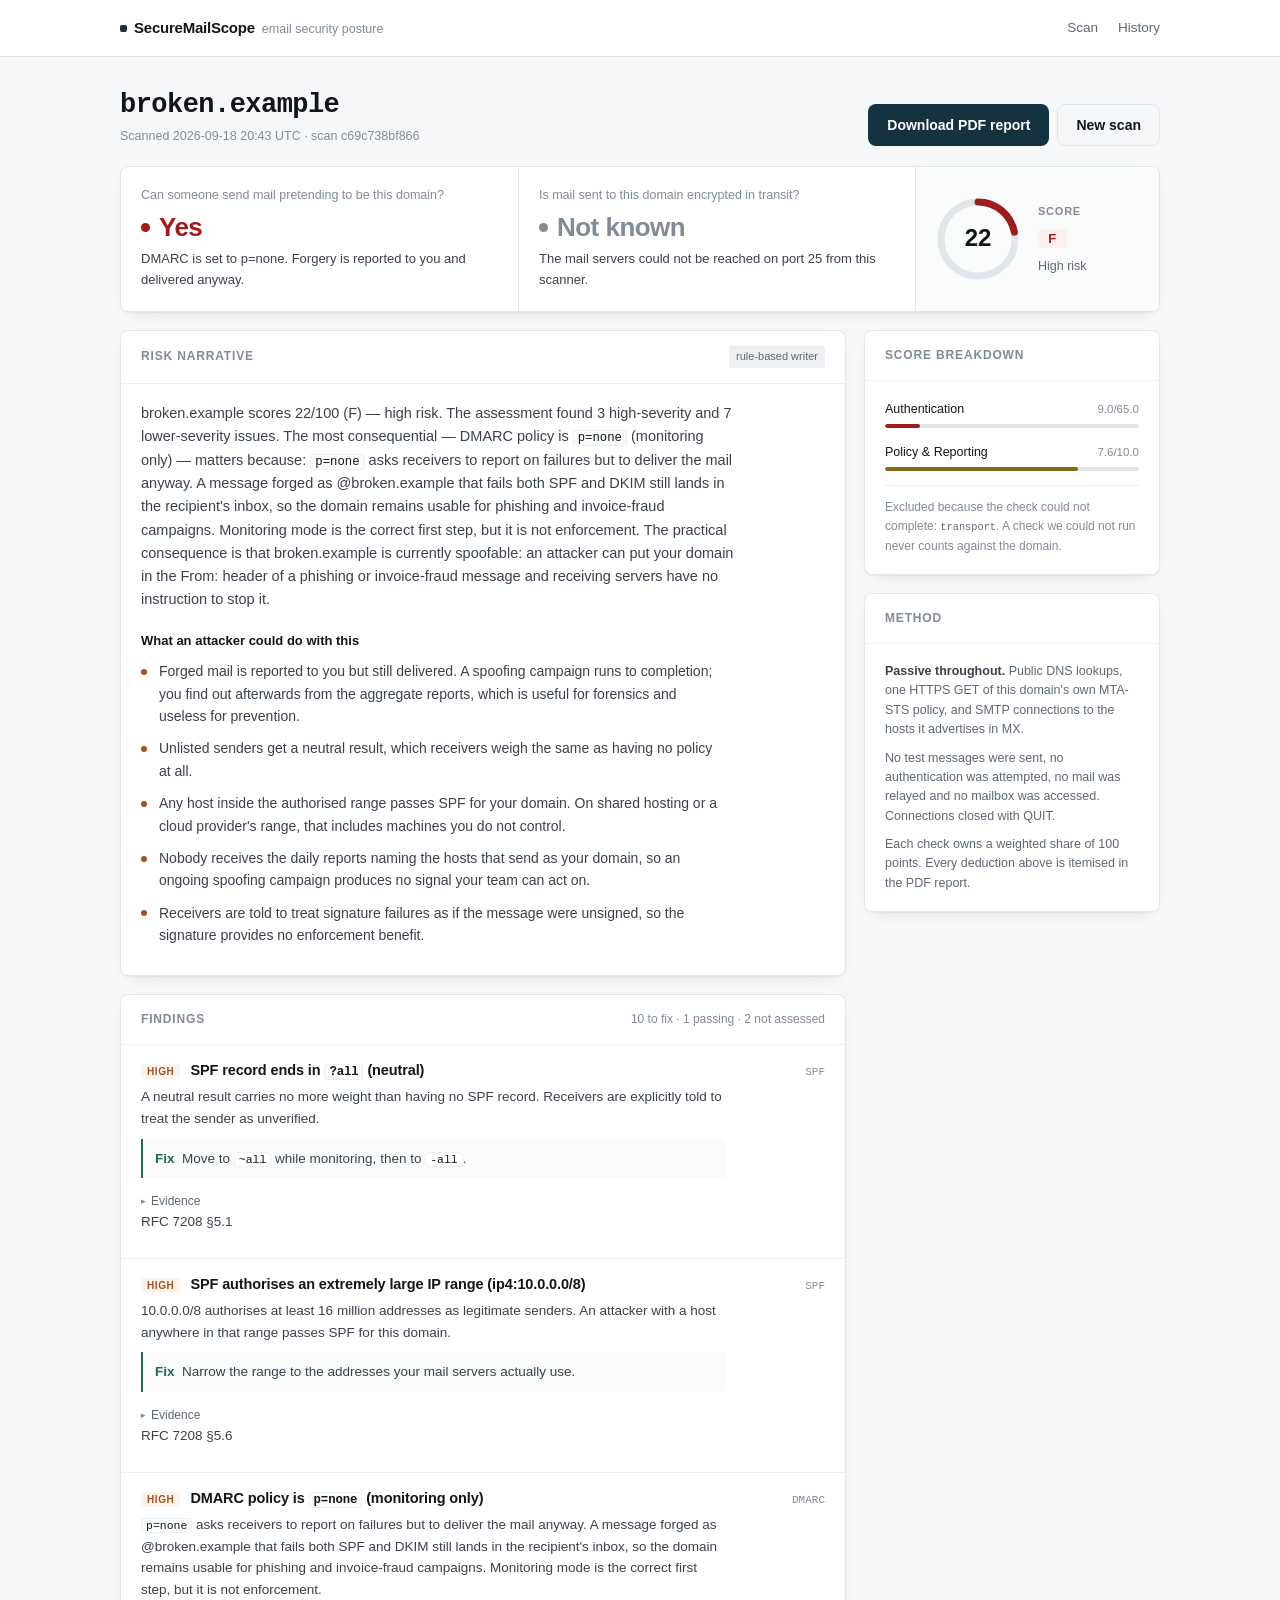
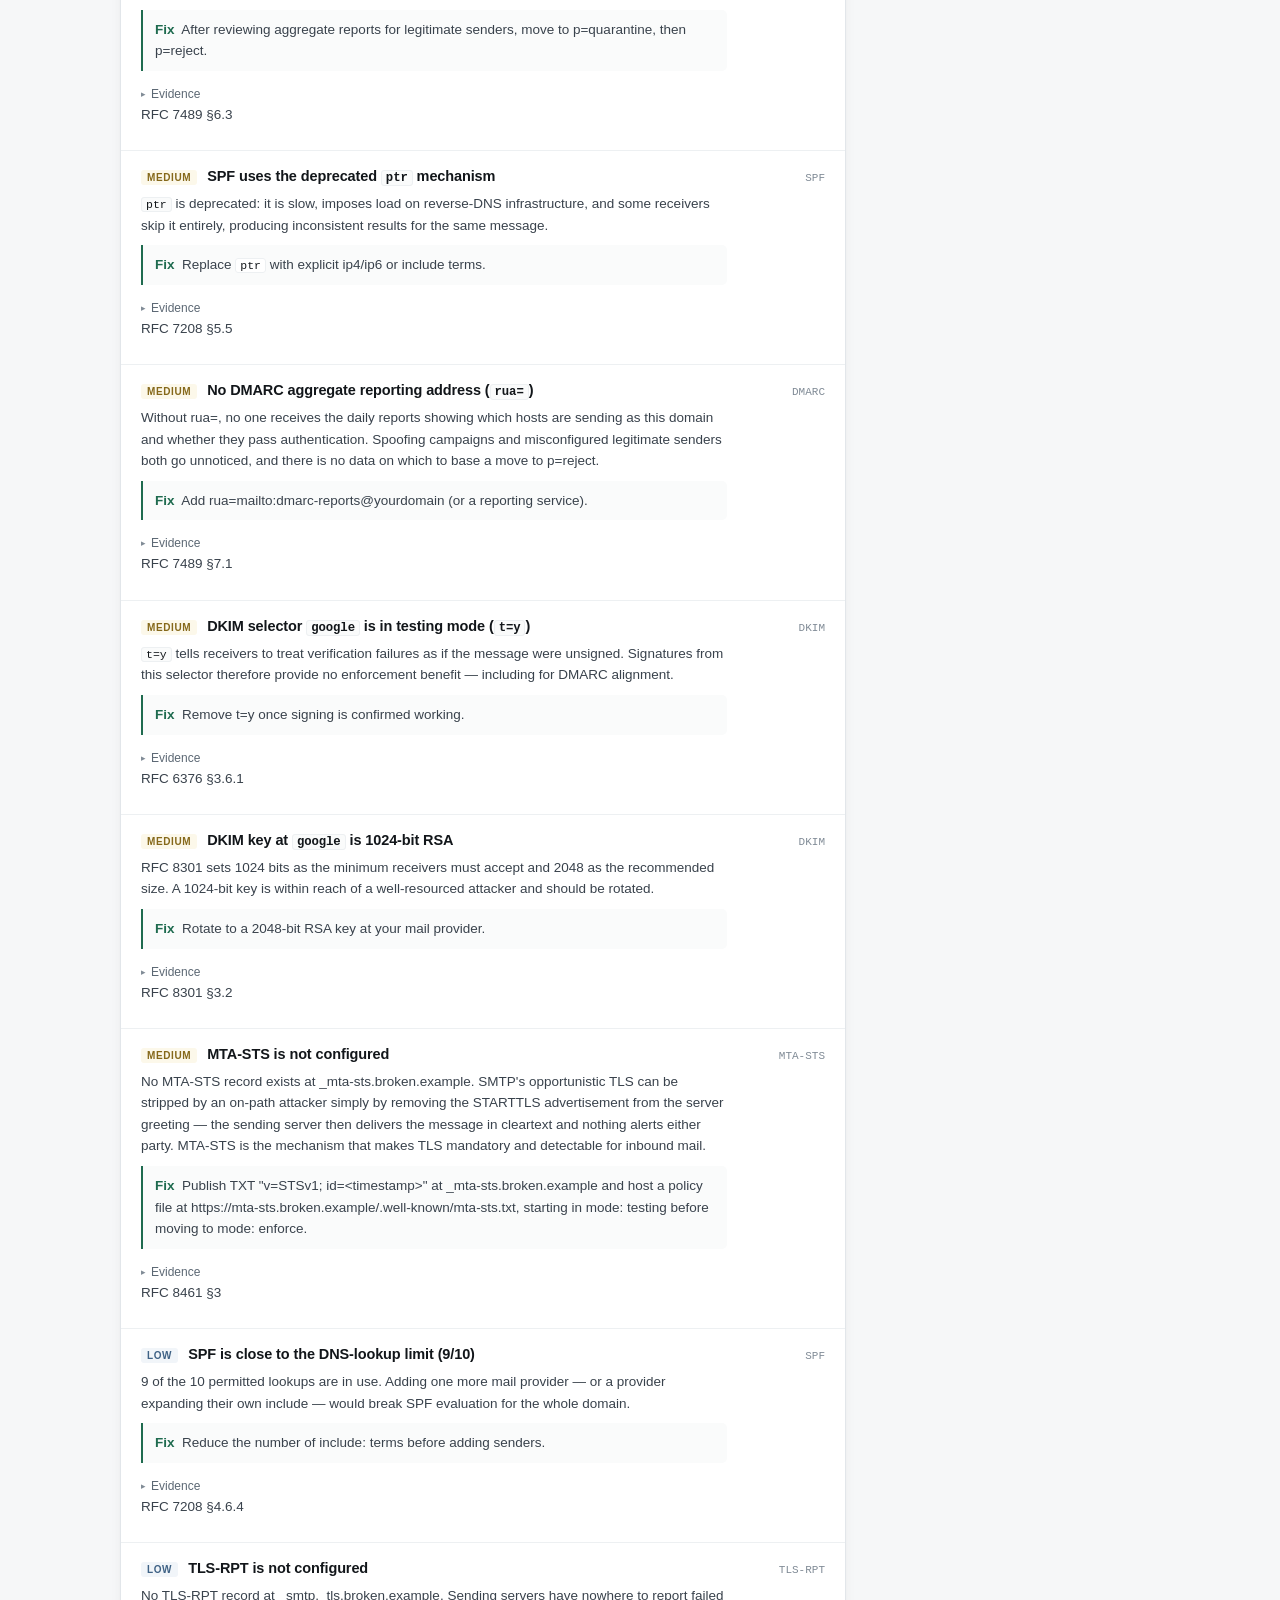
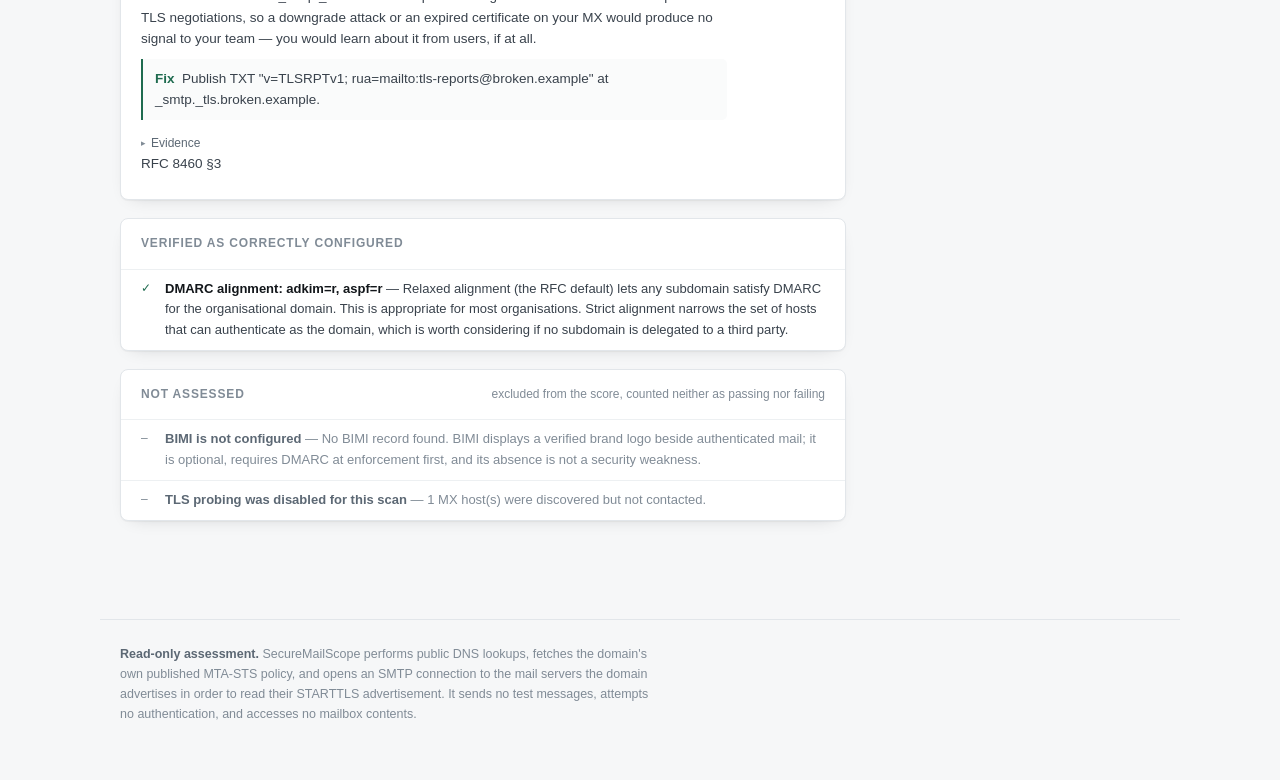
<file: securemailscope 2/preview/scan-c69c738bf866.html>
<!DOCTYPE html>
<html lang="en">
<head>
  <meta charset="utf-8">
  <meta name="viewport" content="width=device-width, initial-scale=1">
  <title>broken.example — SecureMailScope</title>
  <meta name="description" content="Passive email security posture assessment: SPF, DKIM, DMARC, MTA-STS and transport security for any domain.">
  <style>
/* SecureMailScope interface.
 *
 * Design brief: a tool a security lead would trust. Evidence is the texture —
 * DNS records are shown in monospace as they were read off the wire, severity
 * is carried by small typographic labels rather than large blocks of colour,
 * and nothing is decorated that is not also information.
 */

:root {
  --ink:        #12161a;
  --ink-2:      #39424c;
  --ink-3:      #5c6874;
  --muted:      #808b96;
  --line:       #e2e6ea;
  --line-soft:  #edf0f2;
  --bg:         #f6f7f8;
  --surface:    #ffffff;
  --surface-2:  #fafbfb;

  --brand:      #14323f;   /* deep petrol, used sparingly */
  --brand-ink:  #0d2530;

  --crit:       #a01b1b;
  --high:       #a8511f;
  --med:        #85681a;
  --low:        #3f6285;
  --good:       #1f6b4f;

  --crit-bg:    #fdf1f0;
  --high-bg:    #fdf4ee;
  --med-bg:     #fcf8ea;
  --low-bg:     #f1f5f9;
  --good-bg:    #eef6f2;

  --radius:     8px;
  --radius-sm:  5px;
  --shadow:     0 1px 1px rgba(18,22,26,.04), 0 6px 18px -12px rgba(18,22,26,.24);

  --sans: -apple-system, BlinkMacSystemFont, "Segoe UI", Inter, Roboto, "Helvetica Neue", Arial, sans-serif;
  --mono: ui-monospace, SFMono-Regular, "SF Mono", Menlo, Consolas, "Liberation Mono", monospace;
}

@media (prefers-color-scheme: dark) {
  :root {
    --ink:       #eef1f4;
    --ink-2:     #c3cbd3;
    --ink-3:     #98a3ad;
    --muted:     #7b858f;
    --line:      #2b3239;
    --line-soft: #232a30;
    --bg:        #121619;
    --surface:   #181d21;
    --surface-2: #1c2226;

    --brand:     #7fb3c4;
    --brand-ink: #a8ccd8;

    --crit:      #e88a85;
    --high:      #dda071;
    --med:       #ccb46a;
    --low:       #93b4d1;
    --good:      #7cc4a2;

    --crit-bg:   #2a1c1c;
    --high-bg:   #2a2119;
    --med-bg:    #27231a;
    --low-bg:    #1c242c;
    --good-bg:   #182722;

    --shadow:    0 1px 1px rgba(0,0,0,.3), 0 6px 20px -14px rgba(0,0,0,.8);
  }
}

* { box-sizing: border-box; }

html { -webkit-text-size-adjust: 100%; }

body {
  margin: 0;
  background: var(--bg);
  color: var(--ink);
  font: 15px/1.6 var(--sans);
  -webkit-font-smoothing: antialiased;
  font-feature-settings: "tnum" 1;
}

a { color: var(--brand); text-underline-offset: 2px; }
@media (prefers-color-scheme: dark) { a { color: var(--brand-ink); } }

code, kbd, samp, .mono { font-family: var(--mono); font-size: .86em; }

main { max-width: 1080px; margin: 0 auto; padding: 0 20px 80px; }

/* ---------------------------------------------------------------- masthead */

.masthead {
  border-bottom: 1px solid var(--line);
  background: var(--surface);
}
.masthead-inner {
  max-width: 1080px; margin: 0 auto; padding: 0 20px;
  display: flex; align-items: center; justify-content: space-between;
  gap: 20px; height: 56px;
}
.wordmark {
  display: inline-flex; align-items: baseline; gap: 7px;
  text-decoration: none; color: var(--ink); font-weight: 640;
  letter-spacing: -.015em; font-size: 15px;
}
.wordmark .dot {
  width: 7px; height: 7px; border-radius: 2px; background: var(--brand);
  align-self: center;
}
.wordmark .sub {
  font-weight: 400; color: var(--muted); font-size: 12.5px; letter-spacing: 0;
}
.masthead nav { display: flex; gap: 20px; font-size: 13.5px; }
.masthead nav a { color: var(--ink-3); text-decoration: none; }
.masthead nav a:hover { color: var(--ink); }

.colophon {
  max-width: 1080px; margin: 0 auto; padding: 24px 20px 56px;
  border-top: 1px solid var(--line); color: var(--muted); font-size: 12.5px;
}
.colophon p { margin: 0; max-width: 78ch; }
.colophon strong { color: var(--ink-3); font-weight: 600; }

/* ---------------------------------------------------------------- start page */

.start { padding: 56px 0 40px; max-width: 700px; }
.start h1 {
  font-size: clamp(26px, 4.2vw, 36px); line-height: 1.16; letter-spacing: -.022em;
  margin: 0 0 14px; font-weight: 660;
}
.start .lede { font-size: 16px; color: var(--ink-2); margin: 0 0 28px; }

.scan-form { display: flex; gap: 8px; flex-wrap: wrap; }
.scan-form input {
  flex: 1 1 300px; min-width: 0;
  padding: 12px 14px; font: 15px var(--mono);
  background: var(--surface); color: var(--ink);
  border: 1px solid var(--line); border-radius: var(--radius);
}
.scan-form input::placeholder { color: var(--muted); font-family: var(--mono); }
.scan-form input:focus-visible {
  outline: 2px solid var(--brand); outline-offset: 1px; border-color: transparent;
}

button, .btn {
  padding: 12px 18px; font: 600 14px var(--sans);
  background: var(--brand); color: #fff;
  border: 1px solid transparent; border-radius: var(--radius);
  cursor: pointer; text-decoration: none; white-space: nowrap;
  display: inline-flex; align-items: center; gap: 7px;
}
button:hover, .btn:hover { background: var(--brand-ink); }
@media (prefers-color-scheme: dark) {
  button, .btn { color: #0d1114; }
  button:hover, .btn:hover { filter: brightness(1.1); }
}
.btn-ghost {
  background: transparent; color: var(--ink); border-color: var(--line);
}
.btn-ghost:hover { background: var(--surface-2); color: var(--ink); }
@media (prefers-color-scheme: dark) { .btn-ghost { color: var(--ink); } }

.form-note { margin-top: 12px; font-size: 13px; color: var(--muted); }

.alert {
  margin-bottom: 20px; padding: 11px 14px; border-radius: var(--radius);
  background: var(--crit-bg); border: 1px solid var(--crit); color: var(--crit);
  font-size: 14px;
}

.sr-only {
  position: absolute; width: 1px; height: 1px; padding: 0; margin: -1px;
  overflow: hidden; clip: rect(0 0 0 0); white-space: nowrap; border: 0;
}

/* ---------------------------------------------------------------- panels */

.panels { display: grid; grid-template-columns: 1.45fr 1fr; gap: 18px; }
@media (max-width: 800px) { .panels { grid-template-columns: 1fr; } }

.panel {
  background: var(--surface); border: 1px solid var(--line);
  border-radius: var(--radius); padding: 20px; box-shadow: var(--shadow);
}
.panel h2 {
  font-size: 12px; text-transform: uppercase; letter-spacing: .07em;
  color: var(--muted); font-weight: 650; margin: 0 0 14px;
}

.checklist { margin: 0; font-size: 13.5px; }
.checklist dt { font-weight: 640; margin-top: 12px; color: var(--ink); }
.checklist dt:first-of-type { margin-top: 0; }
.checklist dd { margin: 2px 0 0; color: var(--ink-3); }
.checklist code { color: var(--ink-2); }

.recent { list-style: none; margin: 0; padding: 0; }
.recent li + li { border-top: 1px solid var(--line-soft); }
.recent a {
  display: grid; grid-template-columns: 1fr auto auto; align-items: center;
  gap: 12px; padding: 9px 0; text-decoration: none; color: var(--ink);
  font-size: 13.5px;
}
.recent a:hover .rdomain { color: var(--brand); }
.rdomain { font-family: var(--mono); font-size: 12.5px; overflow: hidden; text-overflow: ellipsis; }
.rscore { color: var(--muted); font-variant-numeric: tabular-nums; min-width: 2.2em; text-align: right; }

.empty { color: var(--muted); font-size: 13.5px; margin: 0; }

/* ---------------------------------------------------------------- grade chip */

.grade {
  display: inline-block; min-width: 2.2em; padding: 1px 7px; border-radius: 4px;
  font: 700 11.5px var(--sans); text-align: center; letter-spacing: .01em;
}
.grade-a { background: var(--good-bg); color: var(--good); }
.grade-b { background: var(--good-bg); color: var(--good); }
.grade-c { background: var(--med-bg);  color: var(--med); }
.grade-d { background: var(--high-bg); color: var(--high); }
.grade-f { background: var(--crit-bg); color: var(--crit); }
.grade-n { background: var(--line-soft); color: var(--muted); }

/* ---------------------------------------------------------------- progress */

.scanning { padding: 64px 0; max-width: 640px; }
.scanning h1 {
  font-size: 22px; font-weight: 640; letter-spacing: -.015em; margin: 0 0 4px;
}
.scanning .target { font-family: var(--mono); font-size: 15px; color: var(--brand); }

.track {
  height: 3px; background: var(--line); border-radius: 2px;
  overflow: hidden; margin: 26px 0 14px;
}
.track-fill {
  height: 100%; background: var(--brand); border-radius: 2px;
  transition: width .45s cubic-bezier(.4,0,.2,1);
}
.step { font-size: 14px; color: var(--ink-2); margin: 0 0 22px; }
.step::after {
  content: ""; display: inline-block; width: 1ch;
  animation: tick 1.2s steps(4, jump-none) infinite;
}
@keyframes tick { 0% { content: ""; } 25% { content: "."; } 50% { content: ".."; } 75% { content: "..."; } }

.steplog { list-style: none; margin: 0; padding: 0; font-size: 13px; }
.steplog li {
  padding: 4px 0 4px 20px; color: var(--muted); position: relative;
  font-family: var(--mono); font-size: 12px;
}
.steplog li::before {
  content: "✓"; position: absolute; left: 2px; color: var(--good); font-family: var(--sans);
}
.steplog li:last-child { color: var(--ink-2); }
.steplog li:last-child::before { content: "→"; color: var(--brand); }

/* ---------------------------------------------------------------- result header */

.result-bar {
  display: flex; align-items: flex-end; justify-content: space-between;
  gap: 20px; flex-wrap: wrap; padding: 32px 0 20px;
}
.result-bar h1 {
  font: 600 27px/1.2 var(--mono); letter-spacing: -.02em; margin: 0 0 5px;
  word-break: break-all;
}
.result-meta { font-size: 12.5px; color: var(--muted); margin: 0; }
.result-meta .tag {
  display: inline-block; padding: 1px 6px; border-radius: 3px;
  background: var(--line-soft); color: var(--ink-3); font-size: 11px;
}
.result-actions { display: flex; gap: 8px; }

/* ---------------------------------------------------------------- verdicts */

.verdicts {
  display: grid; grid-template-columns: 1fr 1fr 244px; gap: 0;
  background: var(--surface); border: 1px solid var(--line);
  border-radius: var(--radius); box-shadow: var(--shadow); overflow: hidden;
  margin-bottom: 18px;
}
@media (max-width: 860px) {
  .verdicts { grid-template-columns: 1fr; }
  .verdict + .verdict, .score-cell { border-top: 1px solid var(--line); border-left: 0 !important; }
}

.verdict { padding: 20px; }
.verdict + .verdict { border-left: 1px solid var(--line); }
.verdict .q {
  font-size: 12.5px; color: var(--muted); margin: 0 0 8px; line-height: 1.4;
}
.verdict .a {
  font: 650 26px/1.1 var(--sans); letter-spacing: -.02em; margin: 0 0 8px;
  display: flex; align-items: center; gap: 9px;
}
.verdict .a::before {
  content: ""; width: 9px; height: 9px; border-radius: 50%; flex: 0 0 auto;
}
.verdict .because { font-size: 13px; color: var(--ink-2); margin: 0; }

.v-bad  .a { color: var(--crit); }  .v-bad  .a::before { background: var(--crit); }
.v-warn .a { color: var(--high); }  .v-warn .a::before { background: var(--high); }
.v-good .a { color: var(--good); }  .v-good .a::before { background: var(--good); }
.v-unknown .a { color: var(--muted); } .v-unknown .a::before { background: var(--muted); }

.score-cell {
  border-left: 1px solid var(--line); padding: 18px;
  display: flex; align-items: center; gap: 16px; background: var(--surface-2);
}
.dial { width: 88px; height: 88px; flex: 0 0 auto; transform: rotate(-90deg); }
.dial-track { fill: none; stroke: var(--line); stroke-width: 7; }
.dial-value {
  fill: none; stroke-width: 7; stroke-linecap: round; stroke: var(--brand);
  transition: stroke-dashoffset 1s cubic-bezier(.4,0,.2,1);
}
.dial-a, .dial-b { stroke: var(--good); }
.dial-c { stroke: var(--med); }
.dial-d { stroke: var(--high); }
.dial-f { stroke: var(--crit); }
.dial-n { stroke: var(--muted); }
.dial text {
  transform: rotate(90deg); transform-origin: 44px 44px;
  font-family: var(--sans); fill: var(--ink);
}
.dial .num { font-size: 24px; font-weight: 660; dominant-baseline: middle; }
.score-side .label {
  font-size: 11px; text-transform: uppercase; letter-spacing: .07em;
  color: var(--muted); margin: 0 0 5px; font-weight: 650;
}
.score-side .grade { font-size: 13px; padding: 2px 9px; }
.score-side .risk { font-size: 12.5px; color: var(--ink-3); margin: 6px 0 0; }

/* ---------------------------------------------------------------- layout split */

.split { display: grid; grid-template-columns: 1fr 296px; gap: 18px; align-items: start; }
@media (max-width: 900px) { .split { grid-template-columns: 1fr; } }

.block {
  background: var(--surface); border: 1px solid var(--line);
  border-radius: var(--radius); box-shadow: var(--shadow); margin-bottom: 18px;
}
.block-head {
  display: flex; align-items: baseline; justify-content: space-between;
  gap: 12px; padding: 15px 20px; border-bottom: 1px solid var(--line-soft);
}
.block-head h2 {
  font-size: 12px; text-transform: uppercase; letter-spacing: .07em;
  color: var(--muted); font-weight: 650; margin: 0;
}
.block-head .aside { font-size: 12px; color: var(--muted); }
.block-body { padding: 18px 20px; }

/* ---------------------------------------------------------------- narrative */

.narrative p { margin: 0 0 12px; color: var(--ink-2); max-width: 74ch; font-size: 14.5px; }
.narrative p:last-child { margin-bottom: 0; }
.narrative h3 {
  font-size: 13px; font-weight: 640; margin: 20px 0 8px; color: var(--ink);
}
.scenarios { margin: 0; padding: 0; list-style: none; }
.scenarios li {
  position: relative; padding-left: 18px; margin-bottom: 10px;
  color: var(--ink-2); font-size: 14px; max-width: 74ch;
}
.scenarios li::before {
  content: ""; position: absolute; left: 0; top: .62em;
  width: 6px; height: 6px; border-radius: 50%; background: var(--high);
}
.source-chip {
  font-size: 11px; padding: 2px 7px; border-radius: 3px;
  background: var(--line-soft); color: var(--ink-3); white-space: nowrap;
}

/* ---------------------------------------------------------------- findings */

.finding {
  border-bottom: 1px solid var(--line-soft); padding: 16px 20px;
}
.finding:last-child { border-bottom: 0; }
.finding-head {
  display: flex; align-items: baseline; gap: 10px; flex-wrap: wrap; margin-bottom: 6px;
}
.finding-head h3 {
  font-size: 14.5px; font-weight: 620; margin: 0; flex: 1 1 260px;
  letter-spacing: -.008em; line-height: 1.35;
}
.finding p { margin: 0 0 9px; color: var(--ink-2); font-size: 13.5px; max-width: 78ch; }

.sev {
  font: 700 10px var(--sans); text-transform: uppercase; letter-spacing: .06em;
  padding: 2px 6px; border-radius: 3px; flex: 0 0 auto;
}
.sev-critical { background: var(--crit-bg); color: var(--crit); }
.sev-high     { background: var(--high-bg); color: var(--high); }
.sev-medium   { background: var(--med-bg);  color: var(--med); }
.sev-low      { background: var(--low-bg);  color: var(--low); }
.sev-info     { background: var(--line-soft); color: var(--muted); }

.finding-check {
  font: 500 11px var(--mono); color: var(--muted); flex: 0 0 auto;
}

.fix {
  font-size: 13.5px; color: var(--ink-2); padding: 9px 12px;
  background: var(--surface-2); border-left: 2px solid var(--good);
  border-radius: 0 var(--radius-sm) var(--radius-sm) 0; margin: 0 0 8px;
}
.fix b { color: var(--good); font-weight: 640; }

.evidence-toggle {
  font: 500 12px var(--sans); color: var(--ink-3); cursor: pointer;
  list-style: none; display: inline-flex; align-items: center; gap: 5px;
  padding: 2px 0; user-select: none;
}
.evidence-toggle::-webkit-details-marker { display: none; }
.evidence-toggle::before { content: "▸"; font-size: 9px; color: var(--muted); }
details[open] > .evidence-toggle::before { content: "▾"; }
.evidence-toggle:hover { color: var(--ink); }

.evidence {
  margin: 8px 0 0; padding: 11px 13px; background: var(--surface-2);
  border: 1px solid var(--line-soft); border-radius: var(--radius-sm);
  font-family: var(--mono); font-size: 11.5px; line-height: 1.55;
  display: grid; grid-template-columns: auto 1fr; gap: 3px 14px;
}
.evidence dt { color: var(--muted); white-space: nowrap; }
.evidence dd { margin: 0; color: var(--ink-2); word-break: break-all; }

.ref { font-size: 11.5px; color: var(--muted); margin: 0; }

.clean {
  padding: 18px 20px; background: var(--good-bg); color: var(--good);
  font-size: 14px; border-radius: var(--radius); margin: 0;
}

/* ---------------------------------------------------------------- lists */

.plain-list { list-style: none; margin: 0; padding: 0; }
.plain-list li {
  display: grid; grid-template-columns: 16px 1fr; gap: 8px;
  padding: 9px 20px; font-size: 13px; color: var(--ink-2);
  border-bottom: 1px solid var(--line-soft);
}
.plain-list li:last-child { border-bottom: 0; }
.plain-list .mark { color: var(--good); font-size: 12px; line-height: 1.5; }
.plain-list.dim li { color: var(--muted); }
.plain-list.dim .mark { color: var(--muted); }
.plain-list b { color: var(--ink); font-weight: 620; }
.plain-list.dim b { color: var(--ink-3); }

/* ---------------------------------------------------------------- sidebar */

.side { position: sticky; top: 18px; }
.meter-row { margin-bottom: 14px; }
.meter-row:last-child { margin-bottom: 0; }
.meter-label {
  display: flex; justify-content: space-between; align-items: baseline;
  font-size: 12.5px; margin-bottom: 5px;
}
.meter-label span:last-child {
  color: var(--muted); font-variant-numeric: tabular-nums; font-size: 11.5px;
}
.meter { height: 4px; background: var(--line); border-radius: 2px; overflow: hidden; }
.meter i { display: block; height: 100%; border-radius: 2px; background: var(--brand); }
.meter .m-good { background: var(--good); }
.meter .m-fair { background: var(--med); }
.meter .m-poor { background: var(--high); }
.meter .m-bad  { background: var(--crit); }

.excluded {
  font-size: 12px; color: var(--muted); margin: 14px 0 0;
  padding-top: 12px; border-top: 1px solid var(--line-soft);
}
.excluded code { color: var(--ink-3); }

.history-chips { display: flex; flex-direction: column; gap: 6px; }
.history-chips a {
  display: flex; align-items: center; justify-content: space-between; gap: 8px;
  padding: 7px 10px; border: 1px solid var(--line); border-radius: var(--radius-sm);
  text-decoration: none; color: var(--ink-2); font-size: 12px;
}
.history-chips a:hover { border-color: var(--brand); }
.history-chips .when { font-family: var(--mono); font-size: 11px; color: var(--muted); }

.scope-note {
  font-size: 12.5px; color: var(--ink-3); line-height: 1.55;
}
.scope-note p { margin: 0 0 9px; }
.scope-note p:last-child { margin-bottom: 0; }
.scope-note b { color: var(--ink-2); font-weight: 620; }

/* ---------------------------------------------------------------- history page */

.page-head { padding: 32px 0 20px; }
.page-head h1 { font-size: 24px; font-weight: 640; letter-spacing: -.018em; margin: 0 0 5px; }
.page-head p { margin: 0; color: var(--muted); font-size: 13.5px; }

.records { width: 100%; border-collapse: collapse; font-size: 13.5px; }
.records th {
  text-align: left; font-size: 11px; text-transform: uppercase; letter-spacing: .06em;
  color: var(--muted); font-weight: 650; padding: 0 12px 9px 0;
  border-bottom: 1px solid var(--line);
}
.records td { padding: 11px 12px 11px 0; border-bottom: 1px solid var(--line-soft); }
.records tr:last-child td { border-bottom: 0; }
.records a { font-family: var(--mono); font-size: 12.5px; text-decoration: none; }
.records a:hover { text-decoration: underline; }
.records .num { font-variant-numeric: tabular-nums; }
.records .quiet { color: var(--muted); font-size: 12px; }

/* inline record fragments quoted by the engine */
.finding code, .narrative code, .verdict code, .plain-list code {
  background: var(--surface-2); border: 1px solid var(--line-soft);
  border-radius: 3px; padding: 0 4px; color: var(--ink);
  font-size: .85em; white-space: nowrap;
}
.fix code { background: var(--surface); }

</style>
  <link rel="icon" href="data:image/svg+xml,<svg xmlns='http://www.w3.org/2000/svg' viewBox='0 0 16 16'><rect width='16' height='16' rx='3' fill='%2314323f'/><path d='M3.5 5.5h9v5.5h-9z' fill='none' stroke='white' stroke-width='1.2'/><path d='M3.5 5.5 8 9l4.5-3.5' fill='none' stroke='white' stroke-width='1.2'/></svg>">
</head>
<body>
  <header class="masthead">
    <div class="masthead-inner">
      <a class="wordmark" href="index.html">
        <span class="dot" aria-hidden="true"></span>
        SecureMailScope
        <span class="sub">email security posture</span>
      </a>
      <nav>
        <a href="index.html">Scan</a>
        <a href="history.html">History</a>
        
      </nav>
    </div>
  </header>

  <main>
    

<section class="result-bar">
  <div>
    <h1>broken.example</h1>
    <p class="result-meta">
      Scanned 2026-09-18 20:43 UTC ·
      scan c69c738bf866
      
    </p>
  </div>
  <div class="result-actions">
    <a class="btn" href="report-c69c738bf866.pdf">Download PDF report</a>
    <a class="btn btn-ghost" href="index.html">New scan</a>
  </div>
</section>

<!-- The two questions a domain owner actually has. Everything below is evidence. -->
<section class="verdicts">
  
  <div class="verdict v-bad">
    <p class="q">Can someone send mail pretending to be this domain?</p>
    <p class="a">Yes</p>
    <p class="because">DMARC is set to p=none. Forgery is reported to you and delivered anyway.</p>
  </div>
  
  <div class="verdict v-unknown">
    <p class="q">Is mail sent to this domain encrypted in transit?</p>
    <p class="a">Not known</p>
    <p class="because">The mail servers could not be reached on port 25 from this scanner.</p>
  </div>
  

  <div class="score-cell">
    
    
    <svg class="dial" viewBox="0 0 88 88" role="img"
         aria-label="Posture score 22 out of 100, grade F">
      <circle class="dial-track" cx="44" cy="44" r="37" />
      <circle class="dial-value dial-f" cx="44" cy="44" r="37"
              stroke-dasharray="232.5"
              stroke-dashoffset="181.35" />
      <text class="num" x="44" y="45" text-anchor="middle">22</text>
    </svg>
    <div class="score-side">
      <p class="label">Score</p>
      <span class="grade grade-f">F</span>
      <p class="risk">High risk</p>
    </div>
  </div>
</section>

<div class="split">
  <div>

    
    <section class="block">
      <div class="block-head">
        <h2>Risk narrative</h2>
        <span class="source-chip">
          rule-based writer
        </span>
      </div>
      <div class="block-body narrative">
        
          <p>broken.example scores 22/100 (F) — high risk. The assessment found 3 high-severity and 7 lower-severity issues. The most consequential — DMARC policy is <code>p=none</code> (monitoring only) — matters because: <code>p=none</code> asks receivers to report on failures but to deliver the mail anyway. A message forged as @broken.example that fails both SPF and DKIM still lands in the recipient&#x27;s inbox, so the domain remains usable for phishing and invoice-fraud campaigns. Monitoring mode is the correct first step, but it is not enforcement. The practical consequence is that broken.example is currently spoofable: an attacker can put your domain in the From: header of a phishing or invoice-fraud message and receiving servers have no instruction to stop it.</p>
        

        
        <h3>What an attacker could do with this</h3>
        <ul class="scenarios">
          <li>Forged mail is reported to you but still delivered. A spoofing campaign runs to completion; you find out afterwards from the aggregate reports, which is useful for forensics and useless for prevention.</li><li>Unlisted senders get a neutral result, which receivers weigh the same as having no policy at all.</li><li>Any host inside the authorised range passes SPF for your domain. On shared hosting or a cloud provider&#x27;s range, that includes machines you do not control.</li><li>Nobody receives the daily reports naming the hosts that send as your domain, so an ongoing spoofing campaign produces no signal your team can act on.</li><li>Receivers are told to treat signature failures as if the message were unsigned, so the signature provides no enforcement benefit.</li>
        </ul>
        
      </div>
    </section>
    

    <section class="block">
      <div class="block-head">
        <h2>Findings</h2>
        <span class="aside">
          10 to fix ·
          1 passing ·
          2 not assessed
        </span>
      </div>

      
        
        <article class="finding">
          <div class="finding-head">
            <span class="sev sev-high">high</span>
            <h3>SPF record ends in <code>?all</code> (neutral)</h3>
            <span class="finding-check">SPF</span>
          </div>
          <p>A neutral result carries no more weight than having no SPF record. Receivers are explicitly told to treat the sender as unverified.</p>
          
          <p class="fix"><b>Fix</b> &nbsp;Move to <code>~all</code> while monitoring, then to <code>-all</code>.</p>
          
          
          <details>
            <summary class="evidence-toggle">Evidence</summary>
            <dl class="evidence">
              
              <dt>record</dt><dd>v=spf1 ip4:10.0.0.0/8 ptr include:relay.example ?all</dd>
              
              <dt>qualifier</dt><dd>?</dd>
              
            </dl>
          </details>
          
          <p class="ref">RFC 7208 §5.1</p>
        </article>
        
        <article class="finding">
          <div class="finding-head">
            <span class="sev sev-high">high</span>
            <h3>SPF authorises an extremely large IP range (ip4:10.0.0.0/8)</h3>
            <span class="finding-check">SPF</span>
          </div>
          <p>10.0.0.0/8 authorises at least 16 million addresses as legitimate senders. An attacker with a host anywhere in that range passes SPF for this domain.</p>
          
          <p class="fix"><b>Fix</b> &nbsp;Narrow the range to the addresses your mail servers actually use.</p>
          
          
          <details>
            <summary class="evidence-toggle">Evidence</summary>
            <dl class="evidence">
              
              <dt>term</dt><dd>ip4:10.0.0.0/8</dd>
              
              <dt>prefix_length</dt><dd>8</dd>
              
            </dl>
          </details>
          
          <p class="ref">RFC 7208 §5.6</p>
        </article>
        
        <article class="finding">
          <div class="finding-head">
            <span class="sev sev-high">high</span>
            <h3>DMARC policy is <code>p=none</code> (monitoring only)</h3>
            <span class="finding-check">DMARC</span>
          </div>
          <p><code>p=none</code> asks receivers to report on failures but to deliver the mail anyway. A message forged as @broken.example that fails both SPF and DKIM still lands in the recipient&#x27;s inbox, so the domain remains usable for phishing and invoice-fraud campaigns. Monitoring mode is the correct first step, but it is not enforcement.</p>
          
          <p class="fix"><b>Fix</b> &nbsp;After reviewing aggregate reports for legitimate senders, move to p=quarantine, then p=reject.</p>
          
          
          <details>
            <summary class="evidence-toggle">Evidence</summary>
            <dl class="evidence">
              
              <dt>record</dt><dd>v=DMARC1; p=none; sp=none; pct=40</dd>
              
              <dt>p</dt><dd>none</dd>
              
            </dl>
          </details>
          
          <p class="ref">RFC 7489 §6.3</p>
        </article>
        
        <article class="finding">
          <div class="finding-head">
            <span class="sev sev-medium">medium</span>
            <h3>SPF uses the deprecated <code>ptr</code> mechanism</h3>
            <span class="finding-check">SPF</span>
          </div>
          <p><code>ptr</code> is deprecated: it is slow, imposes load on reverse-DNS infrastructure, and some receivers skip it entirely, producing inconsistent results for the same message.</p>
          
          <p class="fix"><b>Fix</b> &nbsp;Replace <code>ptr</code> with explicit ip4/ip6 or include terms.</p>
          
          
          <details>
            <summary class="evidence-toggle">Evidence</summary>
            <dl class="evidence">
              
              <dt>term</dt><dd>ptr</dd>
              
            </dl>
          </details>
          
          <p class="ref">RFC 7208 §5.5</p>
        </article>
        
        <article class="finding">
          <div class="finding-head">
            <span class="sev sev-medium">medium</span>
            <h3>No DMARC aggregate reporting address (<code>rua=</code>)</h3>
            <span class="finding-check">DMARC</span>
          </div>
          <p>Without rua=, no one receives the daily reports showing which hosts are sending as this domain and whether they pass authentication. Spoofing campaigns and misconfigured legitimate senders both go unnoticed, and there is no data on which to base a move to p=reject.</p>
          
          <p class="fix"><b>Fix</b> &nbsp;Add rua=mailto:dmarc-reports@yourdomain (or a reporting service).</p>
          
          
          <details>
            <summary class="evidence-toggle">Evidence</summary>
            <dl class="evidence">
              
              <dt>record</dt><dd>v=DMARC1; p=none; sp=none; pct=40</dd>
              
            </dl>
          </details>
          
          <p class="ref">RFC 7489 §7.1</p>
        </article>
        
        <article class="finding">
          <div class="finding-head">
            <span class="sev sev-medium">medium</span>
            <h3>DKIM selector <code>google</code> is in testing mode (<code>t=y</code>)</h3>
            <span class="finding-check">DKIM</span>
          </div>
          <p><code>t=y</code> tells receivers to treat verification failures as if the message were unsigned. Signatures from this selector therefore provide no enforcement benefit — including for DMARC alignment.</p>
          
          <p class="fix"><b>Fix</b> &nbsp;Remove t=y once signing is confirmed working.</p>
          
          
          <details>
            <summary class="evidence-toggle">Evidence</summary>
            <dl class="evidence">
              
              <dt>selector</dt><dd>google</dd>
              
              <dt>record</dt><dd>v=DKIM1; k=rsa; t=y; p=MIGfMA0GCSqGSIb3DQEBAQUAA4GNADCBiQKBgQCwxmh0v7u2zZE+EwVsOwkr6jGvTiX3xJQ8c7fNdqUcQv3zGglZU598ov5f2Mf99hJOQh7qf1KQG3lw0u+jow+yIwnKXGFL739KqVykz1Yqn6Lk4pg2h7fPu8tiE2QDYgnyD6UFk53XNYqdlb1/qzvYftvgcWTTAVRhi/eTlng61QIDAQAB</dd>
              
            </dl>
          </details>
          
          <p class="ref">RFC 6376 §3.6.1</p>
        </article>
        
        <article class="finding">
          <div class="finding-head">
            <span class="sev sev-medium">medium</span>
            <h3>DKIM key at <code>google</code> is 1024-bit RSA</h3>
            <span class="finding-check">DKIM</span>
          </div>
          <p>RFC 8301 sets 1024 bits as the minimum receivers must accept and 2048 as the recommended size. A 1024-bit key is within reach of a well-resourced attacker and should be rotated.</p>
          
          <p class="fix"><b>Fix</b> &nbsp;Rotate to a 2048-bit RSA key at your mail provider.</p>
          
          
          <details>
            <summary class="evidence-toggle">Evidence</summary>
            <dl class="evidence">
              
              <dt>selector</dt><dd>google</dd>
              
              <dt>key_bits</dt><dd>1024</dd>
              
              <dt>algorithm</dt><dd>rsa</dd>
              
            </dl>
          </details>
          
          <p class="ref">RFC 8301 §3.2</p>
        </article>
        
        <article class="finding">
          <div class="finding-head">
            <span class="sev sev-medium">medium</span>
            <h3>MTA-STS is not configured</h3>
            <span class="finding-check">MTA-STS</span>
          </div>
          <p>No MTA-STS record exists at _mta-sts.broken.example. SMTP&#x27;s opportunistic TLS can be stripped by an on-path attacker simply by removing the STARTTLS advertisement from the server greeting — the sending server then delivers the message in cleartext and nothing alerts either party. MTA-STS is the mechanism that makes TLS mandatory and detectable for inbound mail.</p>
          
          <p class="fix"><b>Fix</b> &nbsp;Publish TXT &quot;v=STSv1; id=&lt;timestamp&gt;&quot; at _mta-sts.broken.example and host a policy file at https://mta-sts.broken.example/.well-known/mta-sts.txt, starting in mode: testing before moving to mode: enforce.</p>
          
          
          <details>
            <summary class="evidence-toggle">Evidence</summary>
            <dl class="evidence">
              
              <dt>queried</dt><dd>_mta-sts.broken.example</dd>
              
              <dt>records_found</dt><dd>0</dd>
              
            </dl>
          </details>
          
          <p class="ref">RFC 8461 §3</p>
        </article>
        
        <article class="finding">
          <div class="finding-head">
            <span class="sev sev-low">low</span>
            <h3>SPF is close to the DNS-lookup limit (9/10)</h3>
            <span class="finding-check">SPF</span>
          </div>
          <p>9 of the 10 permitted lookups are in use. Adding one more mail provider — or a provider expanding their own include — would break SPF evaluation for the whole domain.</p>
          
          <p class="fix"><b>Fix</b> &nbsp;Reduce the number of include: terms before adding senders.</p>
          
          
          <details>
            <summary class="evidence-toggle">Evidence</summary>
            <dl class="evidence">
              
              <dt>lookups</dt><dd>9</dd>
              
              <dt>limit</dt><dd>10</dd>
              
            </dl>
          </details>
          
          <p class="ref">RFC 7208 §4.6.4</p>
        </article>
        
        <article class="finding">
          <div class="finding-head">
            <span class="sev sev-low">low</span>
            <h3>TLS-RPT is not configured</h3>
            <span class="finding-check">TLS-RPT</span>
          </div>
          <p>No TLS-RPT record at _smtp._tls.broken.example. Sending servers have nowhere to report failed TLS negotiations, so a downgrade attack or an expired certificate on your MX would produce no signal to your team — you would learn about it from users, if at all.</p>
          
          <p class="fix"><b>Fix</b> &nbsp;Publish TXT &quot;v=TLSRPTv1; rua=mailto:tls-reports@broken.example&quot; at _smtp._tls.broken.example.</p>
          
          
          <details>
            <summary class="evidence-toggle">Evidence</summary>
            <dl class="evidence">
              
              <dt>queried</dt><dd>_smtp._tls.broken.example</dd>
              
              <dt>records_found</dt><dd>0</dd>
              
            </dl>
          </details>
          
          <p class="ref">RFC 8460 §3</p>
        </article>
        
      
    </section>

    
    <section class="block">
      <div class="block-head"><h2>Verified as correctly configured</h2></div>
      <ul class="plain-list">
        
        <li><span class="mark">✓</span><span><b>DMARC alignment: adkim=r, aspf=r</b> — Relaxed alignment (the RFC default) lets any subdomain satisfy DMARC for the organisational domain. This is appropriate for most organisations. Strict alignment narrows the set of hosts that can authenticate as the domain, which is worth considering if no subdomain is delegated to a third party.</span></li>
        
      </ul>
    </section>
    

    
    <section class="block">
      <div class="block-head">
        <h2>Not assessed</h2>
        <span class="aside">excluded from the score, counted neither as passing nor failing</span>
      </div>
      <ul class="plain-list dim">
        
        <li><span class="mark">–</span><span><b>BIMI is not configured</b> — No BIMI record found. BIMI displays a verified brand logo beside authenticated mail; it is optional, requires DMARC at enforcement first, and its absence is not a security weakness.</span></li>
        
        <li><span class="mark">–</span><span><b>TLS probing was disabled for this scan</b> — 1 MX host(s) were discovered but not contacted.</span></li>
        
      </ul>
    </section>
    

  </div>

  <aside class="side">
    <section class="block">
      <div class="block-head"><h2>Score breakdown</h2></div>
      <div class="block-body">
        
          
          
          <div class="meter-row">
            <div class="meter-label">
              <span>Authentication</span>
              <span>9.0/65.0</span>
            </div>
            <div class="meter"><i class="m-bad" style="width: 13.8%"></i></div>
          </div>
          
          
          <div class="meter-row">
            <div class="meter-label">
              <span>Policy &amp; Reporting</span>
              <span>7.6/10.0</span>
            </div>
            <div class="meter"><i class="m-fair" style="width: 76.0%"></i></div>
          </div>
          
        

        
        
        <p class="excluded">
          Excluded because the check could not complete:
          <code>transport</code>.
          A check we could not run never counts against the domain.
        </p>
        
      </div>
    </section>

    

    <section class="block">
      <div class="block-head"><h2>Method</h2></div>
      <div class="block-body scope-note">
        <p>
          <b>Passive throughout.</b> Public DNS lookups, one HTTPS GET of this domain's own
          MTA-STS policy, and SMTP connections to the hosts it advertises in MX.
        </p>
        <p>
          No test messages were sent, no authentication was attempted, no mail was relayed
          and no mailbox was accessed. Connections closed with QUIT.
        </p>
        <p>
          Each check owns a weighted share of 100 points. Every deduction above is itemised
          in the PDF report.
        </p>
      </div>
    </section>
  </aside>
</div>


  </main>

  <footer class="colophon">
    <p>
      <strong>Read-only assessment.</strong>
      SecureMailScope performs public DNS lookups, fetches the domain's own published
      MTA-STS policy, and opens an SMTP connection to the mail servers the domain
      advertises in order to read their STARTTLS advertisement. It sends no test
      messages, attempts no authentication, and accesses no mailbox contents.
    </p>
  </footer>
</body>
</html>
</file>
